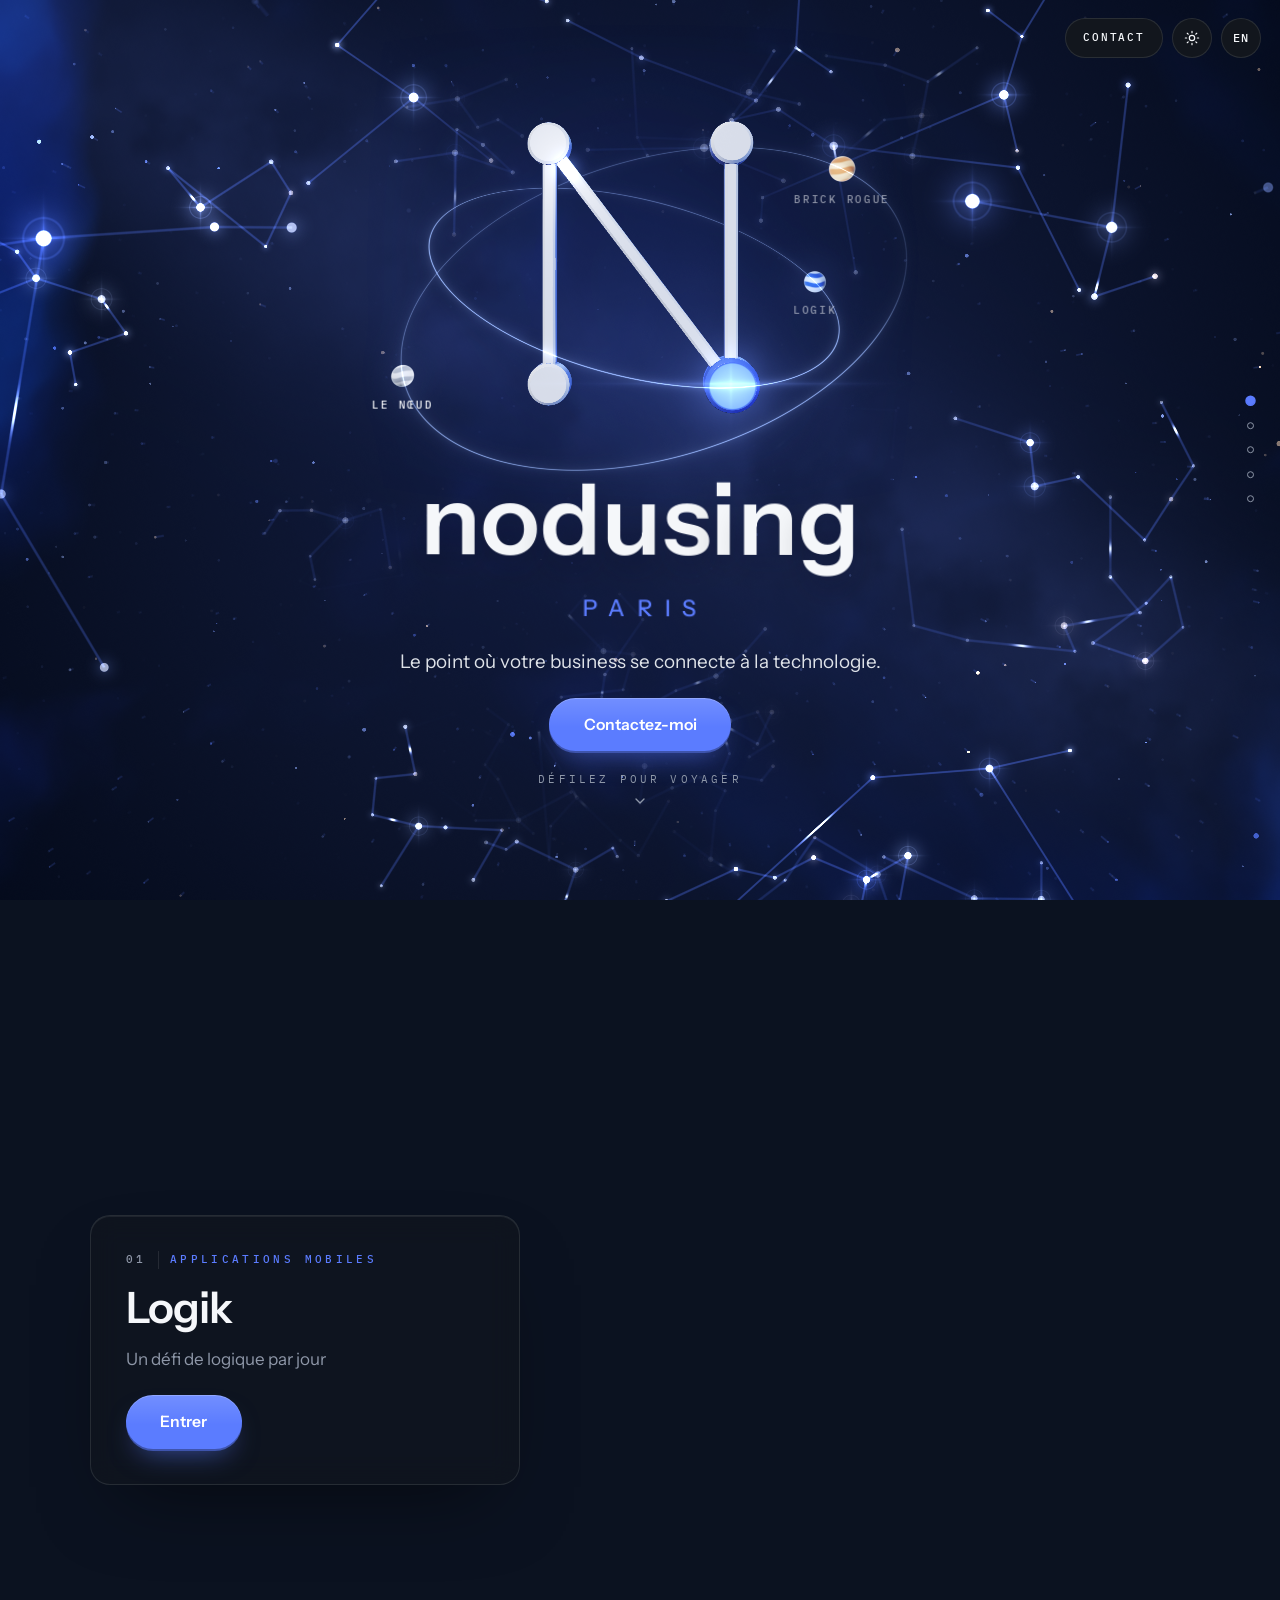
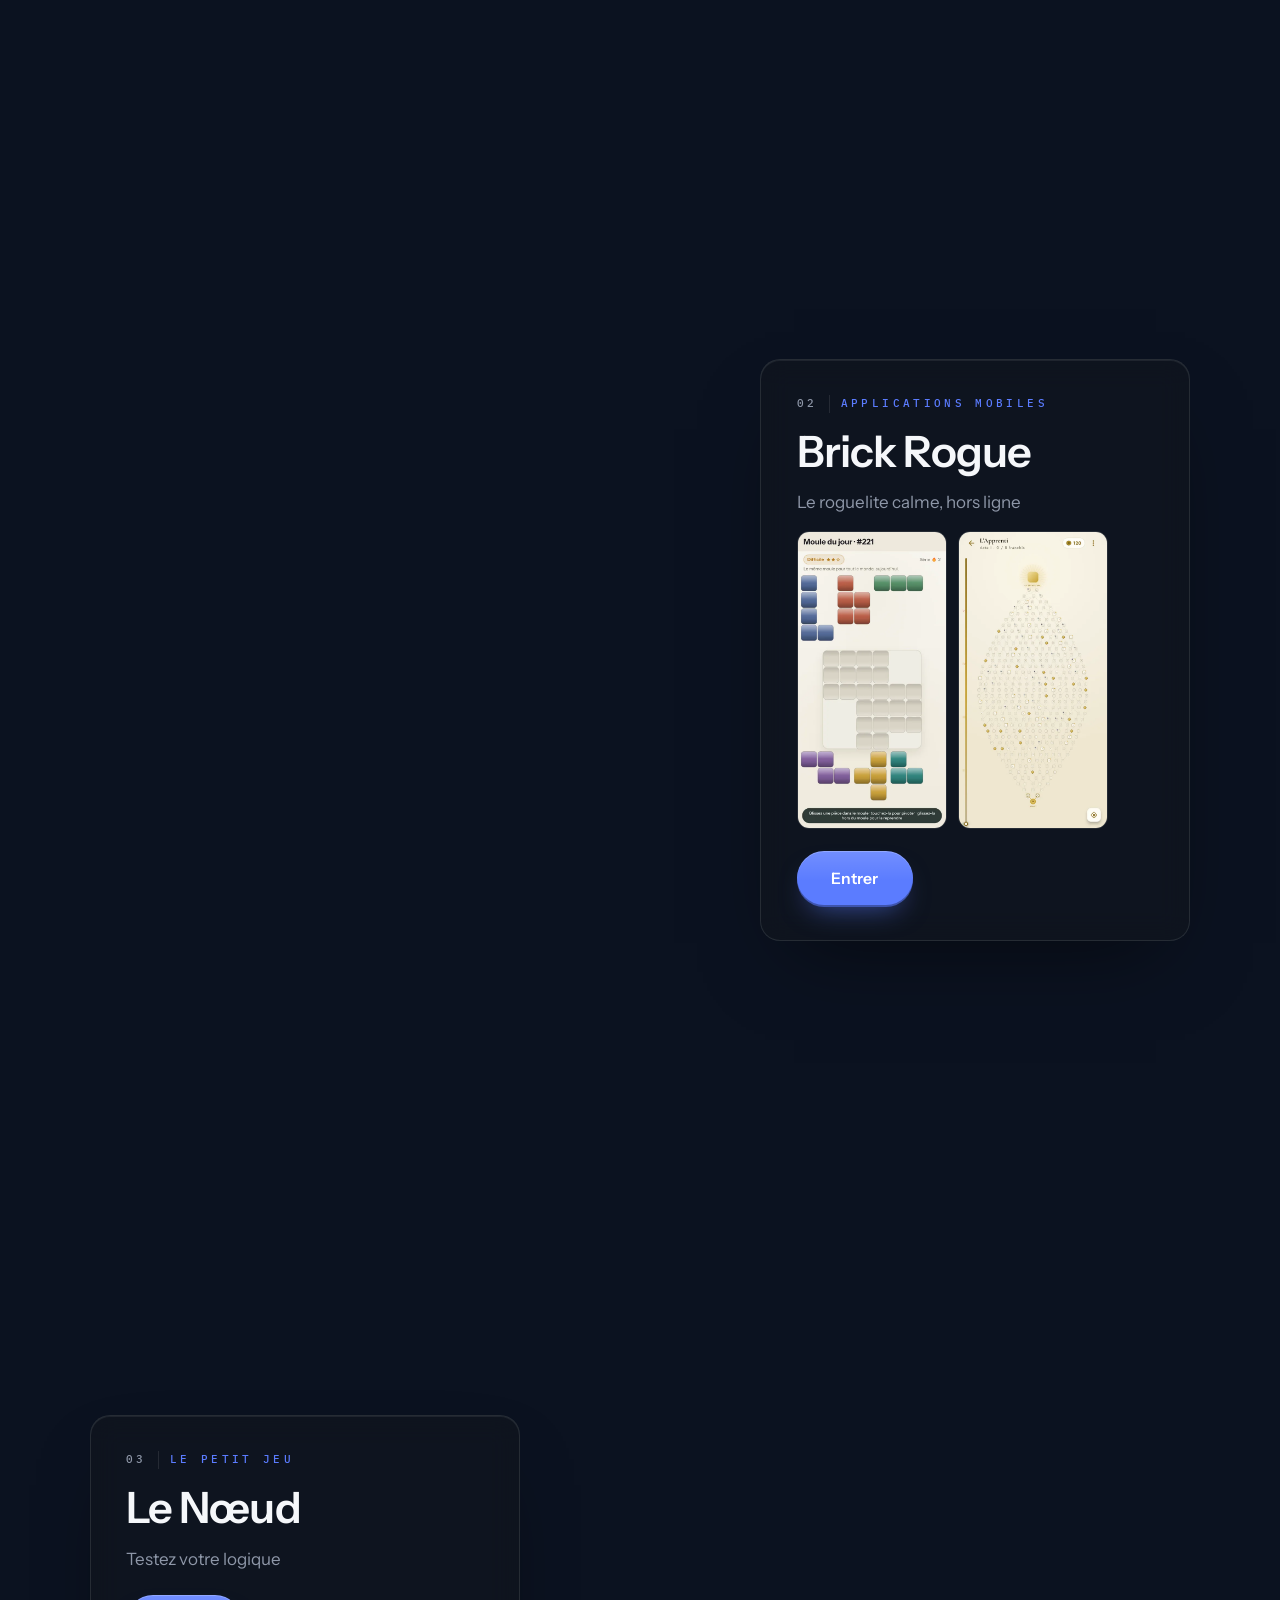
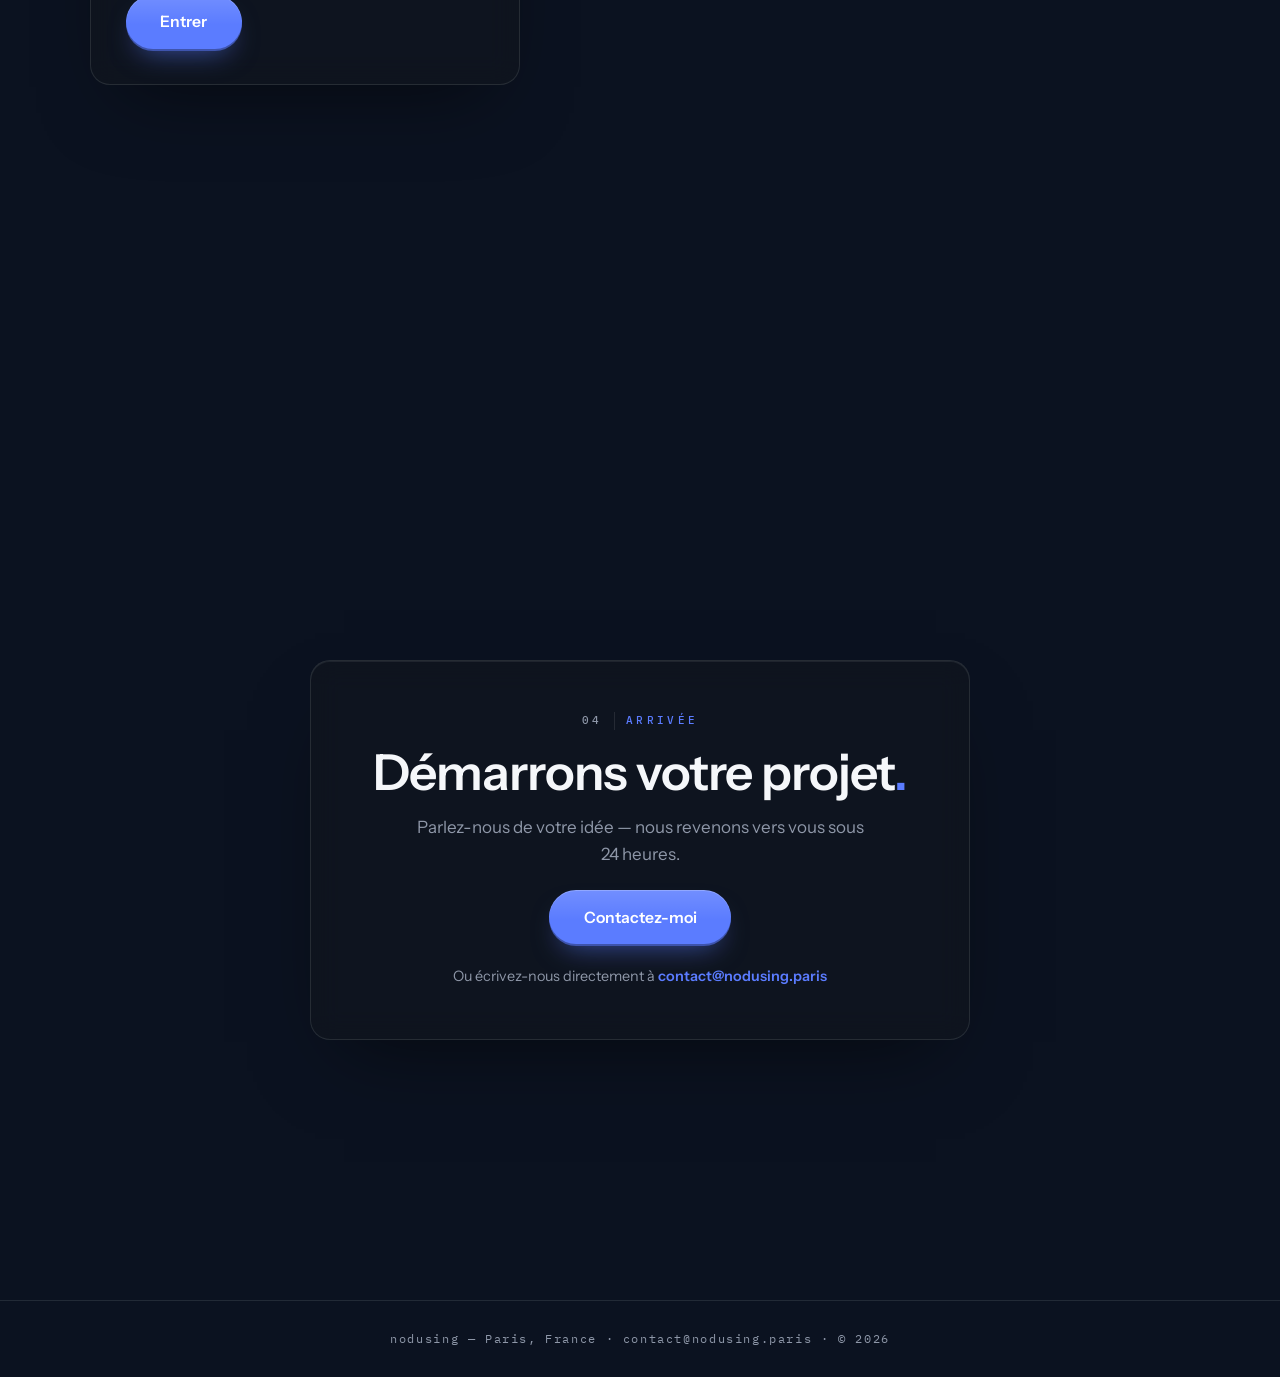
<file: index.html>
<!DOCTYPE html>
<html lang="fr">
<head>
  <meta charset="UTF-8">
  <meta name="viewport" content="width=device-width, initial-scale=1.0">
  <meta name="theme-color" content="#0B1220">
  <title>nodusing Paris — Applications sur mesure</title>
  <meta name="description" content="nodusing conçoit des applications web, mobiles et SaaS sur mesure pour les entreprises et commerces. À Paris.">
  <meta property="og:title" content="nodusing Paris — Applications sur mesure">
  <meta property="og:description" content="Le point où votre business se connecte à la technologie.">
  <meta property="og:type" content="website">
  <meta property="og:locale" content="fr_FR">
  <meta property="og:url" content="https://nodusing.paris/">
  <!-- l'image qui accompagne un lien partagé (réseaux, messageries) -->
  <meta property="og:image" content="https://nodusing.paris/assets/og-image.jpg">
  <meta property="og:image:width" content="1200">
  <meta property="og:image:height" content="630">
  <meta name="twitter:card" content="summary_large_image">
  <link rel="canonical" href="https://nodusing.paris/">

  <link rel="icon" type="image/svg+xml" href="data:image/svg+xml,%3Csvg xmlns='http://www.w3.org/2000/svg' viewBox='0 0 64 64'%3E%3Crect width='64' height='64' rx='14' fill='%230B1220'/%3E%3Cpath d='M20 47 V17 L44 47 V17' fill='none' stroke='%23F5F7FA' stroke-width='5' stroke-linecap='round' stroke-linejoin='round'/%3E%3Ccircle cx='20' cy='17' r='4.5' fill='%23F5F7FA'/%3E%3Ccircle cx='20' cy='47' r='4.5' fill='%23F5F7FA'/%3E%3Ccircle cx='44' cy='17' r='4.5' fill='%23F5F7FA'/%3E%3Ccircle cx='44' cy='47' r='6' fill='%235B7CFF'/%3E%3C/svg%3E">

  <link rel="preconnect" href="https://fonts.googleapis.com">
  <link rel="preconnect" href="https://fonts.gstatic.com" crossorigin>
  <link href="https://fonts.googleapis.com/css2?family=Instrument+Sans:wght@400;500;600;700&family=IBM+Plex+Mono:wght@400;500&display=swap" rel="stylesheet">

  <link rel="stylesheet" href="styles.css">
  <link rel="stylesheet" href="monde3d.css">
  <script>try{document.documentElement.dataset.theme=localStorage.getItem('ambiance')||'dark'}catch(e){}</script>

  <!-- Donnees structurees : aide Google a traiter "nodusing" comme une entite
       distincte de "nod" / "nodus", qui dominent les resultats sur ce nom. -->
  <script type="application/ld+json">
  {
    "@context": "https://schema.org",
    "@graph": [
      {
        "@type": "Organization",
        "@id": "https://nodusing.paris/#organization",
        "name": "nodusing",
        "alternateName": "nodusing Paris",
        "url": "https://nodusing.paris/",
        "email": "contact@nodusing.paris",
        "description": "nodusing conçoit des applications web, mobiles et SaaS sur mesure pour les entreprises et commerces.",
        "address": {
          "@type": "PostalAddress",
          "addressLocality": "Paris",
          "addressCountry": "FR"
        },
        "areaServed": {
          "@type": "Place",
          "name": "Paris, France"
        }
      },
      {
        "@type": "WebSite",
        "@id": "https://nodusing.paris/#website",
        "url": "https://nodusing.paris/",
        "name": "nodusing Paris",
        "inLanguage": "fr-FR",
        "publisher": { "@id": "https://nodusing.paris/#organization" }
      }
    ]
  }
  </script>
</head>
<body data-title-key="title.home">

  <div class="top-controls">
    <a href="contact.html" class="ctrl-link" data-i18n="nav.contact">Contact</a>
    <button id="themeToggle" class="ctrl-btn" type="button" aria-label="Passer en mode sombre">
      <svg class="icon-moon" viewBox="0 0 24 24" width="16" height="16" fill="none" stroke="currentColor" stroke-width="1.8" stroke-linecap="round" stroke-linejoin="round" aria-hidden="true"><path d="M20 14.5 A8.5 8.5 0 1 1 9.5 4 A7 7 0 0 0 20 14.5 Z"/></svg>
      <svg class="icon-sun" viewBox="0 0 24 24" width="16" height="16" fill="none" stroke="currentColor" stroke-width="1.8" stroke-linecap="round" aria-hidden="true"><circle cx="12" cy="12" r="4"/><path d="M12 2v2M12 20v2M4.9 4.9l1.4 1.4M17.7 17.7l1.4 1.4M2 12h2M20 12h2M4.9 19.1l1.4-1.4M17.7 6.3l1.4-1.4"/></svg>
    </button>
    <button id="langToggle" class="ctrl-btn ctrl-lang" type="button" aria-label="Switch to English">EN</button>
  </div>

  <main>

    <!-- ═══════════ ACCUEIL : LE LOGO ═══════════ -->
    <section class="hero" id="depart">
      <canvas id="nodeField" class="node-field" aria-hidden="true"></canvas>

      <div class="hero-logo" id="heroLogo" role="img" aria-label="nodusing Paris">

        <svg class="monogram" viewBox="0 0 140 170" aria-hidden="true">
          <defs>
            <filter id="glow" x="-80%" y="-80%" width="260%" height="260%">
              <feGaussianBlur stdDeviation="5"/>
            </filter>
          </defs>

          <!-- trait du N -->
          <path id="nPath" class="mark-stroke" d="M26 143 V27 L114 143 V27"
                fill="none" stroke="#12161D" stroke-width="6"
                stroke-linecap="round" stroke-linejoin="round"/>

          <!-- comète qui parcourt le tracé -->
          <circle class="comet" r="7" fill="#002FA7" filter="url(#glow)">
            <animateMotion id="cometMove" dur="1.6s" begin="indefinite"
                           path="M26 143 V27 L114 143 V27"/>
          </circle>

          <!-- ondes du nœud accent -->
          <circle class="ripple ripple-1" cx="114" cy="143" r="13" fill="none" stroke="#002FA7" stroke-width="2"/>
          <circle class="ripple ripple-2" cx="114" cy="143" r="13" fill="none" stroke="#002FA7" stroke-width="1.5"/>

          <!-- les 4 nœuds -->
          <circle class="node n1" cx="26"  cy="143" r="10" fill="#12161D"/>
          <circle class="node n2" cx="26"  cy="27"  r="10" fill="#12161D"/>
          <circle class="node n3 accent-node" cx="114" cy="143" r="13" fill="#002FA7"/>
          <circle class="node n4" cx="114" cy="27"  r="10" fill="#12161D"/>
        </svg>

        <p class="wordmark" aria-hidden="true">
          <span style="--i:0">n</span><span style="--i:1">o</span><span style="--i:2">d</span><span style="--i:3">u</span><span style="--i:4">s</span><span style="--i:5">i</span><span style="--i:6">n</span><span style="--i:7">g</span>
        </p>
        <p class="paris" aria-hidden="true">PARIS</p>
      </div>

      <div class="hero-after">
        <p class="tagline" data-i18n="hero.tagline">Le point où votre business se connecte à la technologie.</p>
        <a href="contact.html" class="btn" data-i18n="cta">Contactez-moi</a>
        <!-- le voyage commence en faisant défiler : première escale, Logik -->
        <a href="#logik" class="voyage-hint">
          <span data-i18n="voyage.hint">Défilez pour voyager</span>
          <svg viewBox="0 0 24 24" width="16" height="16" fill="none" stroke="currentColor" stroke-width="2" stroke-linecap="round" stroke-linejoin="round" aria-hidden="true"><path d="M6 9l6 6 6-6"/></svg>
        </a>
      </div>
    </section>

    <!-- ═══════════ LE VOYAGE : une escale par réalisation ═══════════
         Chaque escale est un bloc de contenu ordinaire (lisible sans
         script). Quand le monde 3D tourne, monde3d.js dessine sa planète
         derrière elle et l'approche au fil du défilement ; « Entrer »
         plonge dans la planète avant d'ouvrir la page (data-planet). -->
    <section class="stop stop--left" id="logik" aria-labelledby="stop-logik">
      <div class="stop-panel">
        <p class="eyebrow"><span class="stop-num">01</span><span data-i18n="works.apps">Applications mobiles</span></p>
        <h2 id="stop-logik" data-i18n="works.logik">Logik</h2>
        <p class="stop-sub" data-i18n="works.logik.sub">Un défi de logique par jour</p>
        <a href="https://logik.nodusing.paris" class="btn" data-planet="0"><span data-i18n="voyage.enter">Entrer</span></a>
      </div>
    </section>

    <section class="stop stop--right" id="brickrogue" aria-labelledby="stop-brick">
      <div class="stop-panel">
        <p class="eyebrow"><span class="stop-num">02</span><span data-i18n="works.apps">Applications mobiles</span></p>
        <h2 id="stop-brick" data-i18n="works.brick">Brick Rogue</h2>
        <p class="stop-sub" data-i18n="works.brick.sub">Le roguelite calme, hors ligne</p>
        <div class="stop-shots">
          <img src="assets/brickrogue/daily-fr.webp" width="540" height="1080"
               alt="Le Moule du jour : des pièces colorées à glisser dans un moule vide."
               data-shot="daily" data-i18n-alt="brick.shot1.alt" loading="lazy" decoding="async">
          <img src="assets/brickrogue/planche-fr.webp" width="540" height="1080"
               alt="La Grande Ascension : une carte de nœuds reliés menant au Sceau Final."
               data-shot="planche" data-i18n-alt="brick.shot2.alt" loading="lazy" decoding="async">
        </div>
        <a href="brickrogue.html" class="btn" data-planet="1"><span data-i18n="voyage.enter">Entrer</span></a>
      </div>
    </section>

    <section class="stop stop--left" id="noeud" aria-labelledby="stop-noeud">
      <div class="stop-panel">
        <p class="eyebrow"><span class="stop-num">03</span><span data-i18n="works.game">Le petit jeu</span></p>
        <h2 id="stop-noeud" data-i18n="works.knot">Le Nœud</h2>
        <p class="stop-sub" data-i18n="works.knot.sub">Testez votre logique</p>
        <a href="jeu.html" class="btn" data-planet="2"><span data-i18n="voyage.enter">Entrer</span></a>
      </div>
    </section>

    <section class="stop stop--center" id="arrivee" aria-labelledby="stop-contact">
      <div class="stop-panel">
        <p class="eyebrow"><span class="stop-num">04</span><span data-i18n="voyage.arrival">Arrivée</span></p>
        <h2 id="stop-contact" data-i18n="contact.h2">Démarrons votre projet<span class="pt">.</span></h2>
        <p class="stop-sub" data-i18n="contact.sub">Parlez-nous de votre idée — nous revenons vers vous sous 24&nbsp;heures.</p>
        <a href="contact.html" class="btn" data-i18n="cta">Contactez-moi</a>
        <p class="stop-mail">
          <span data-i18n="contact.or">Ou écrivez-nous directement à</span>
          <a href="mailto:contact@nodusing.paris">contact@nodusing.paris</a>
        </p>
      </div>
    </section>
  </main>

  <!-- ═══════════ FOOTER ═══════════ -->
  <footer class="footer">
    <p>nodusing — Paris, France · <a href="mailto:contact@nodusing.paris" class="footer-mail">contact@nodusing.paris</a> · © <span id="year">2026</span></p>
  </footer>

  <script src="monde3d.js"></script>
  <script src="script.js"></script>
  <script src="logo3d.js"></script>
</body>
</html>
</file>
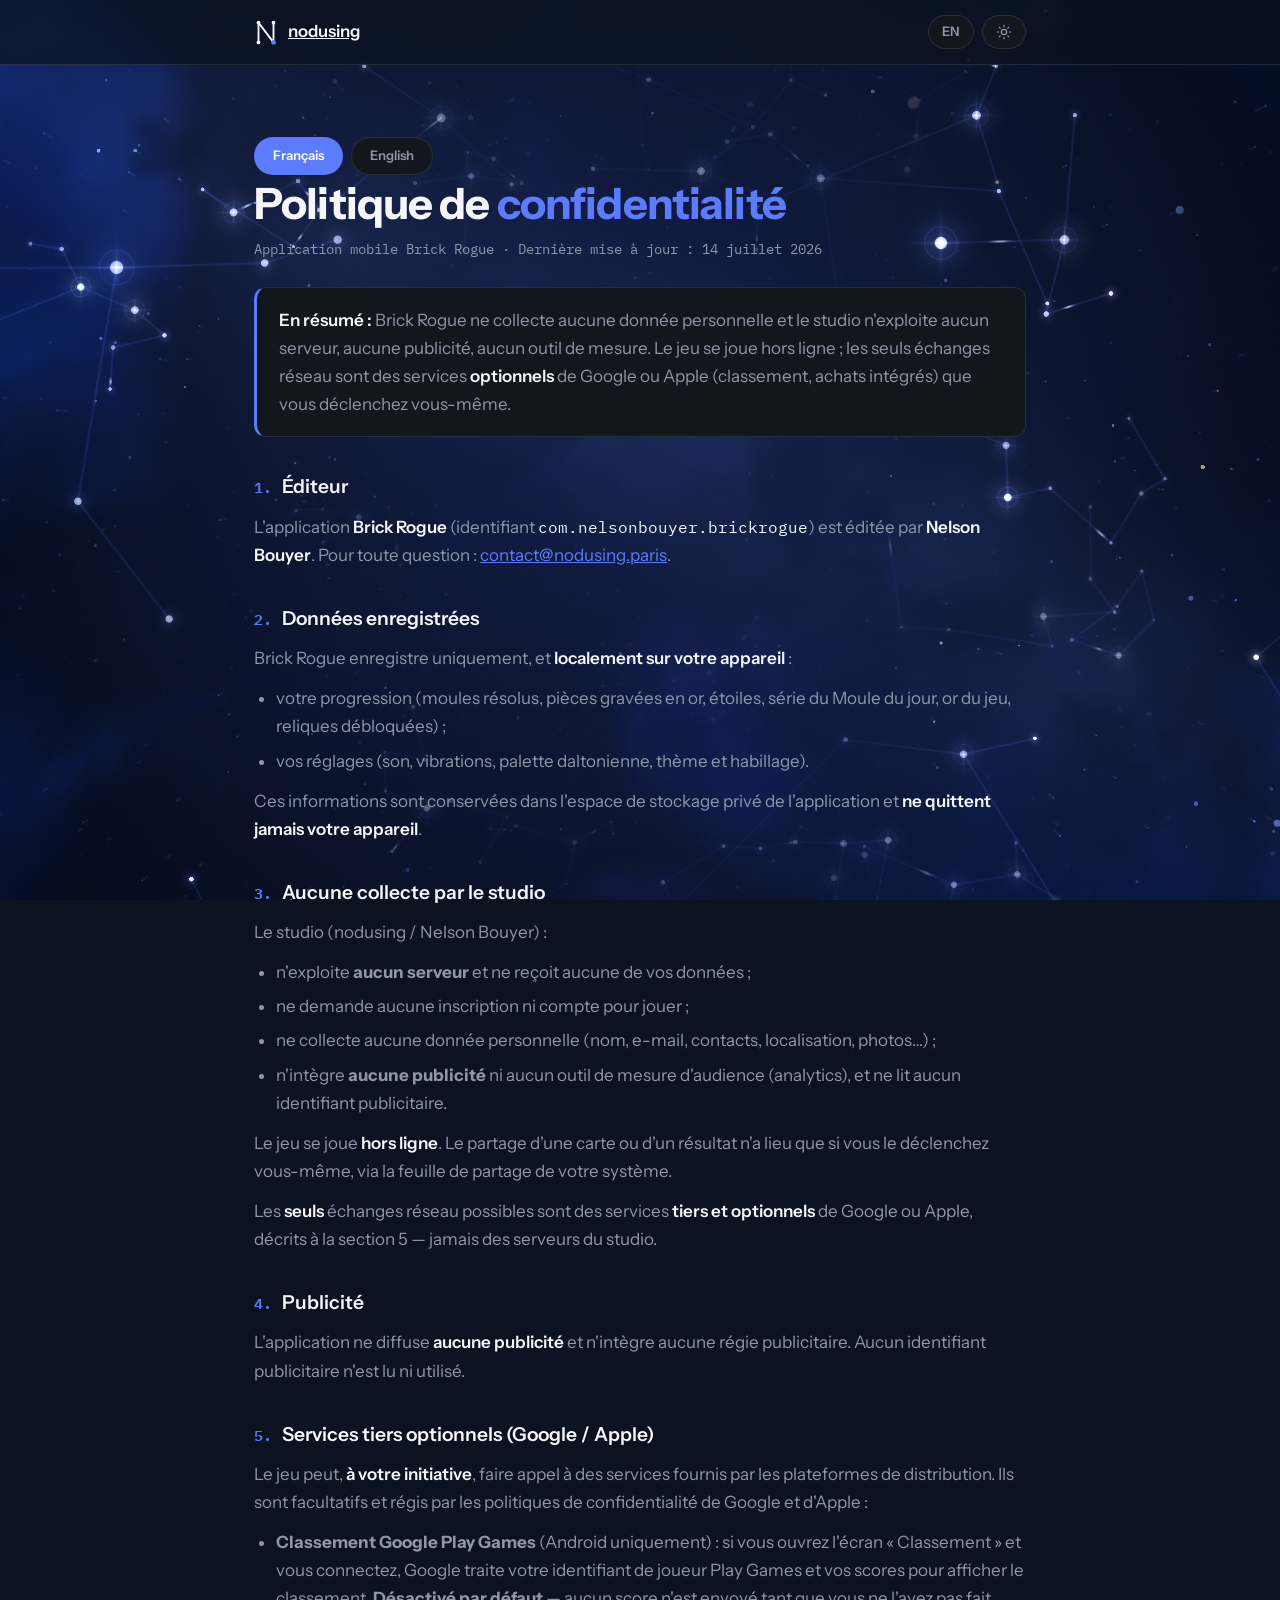
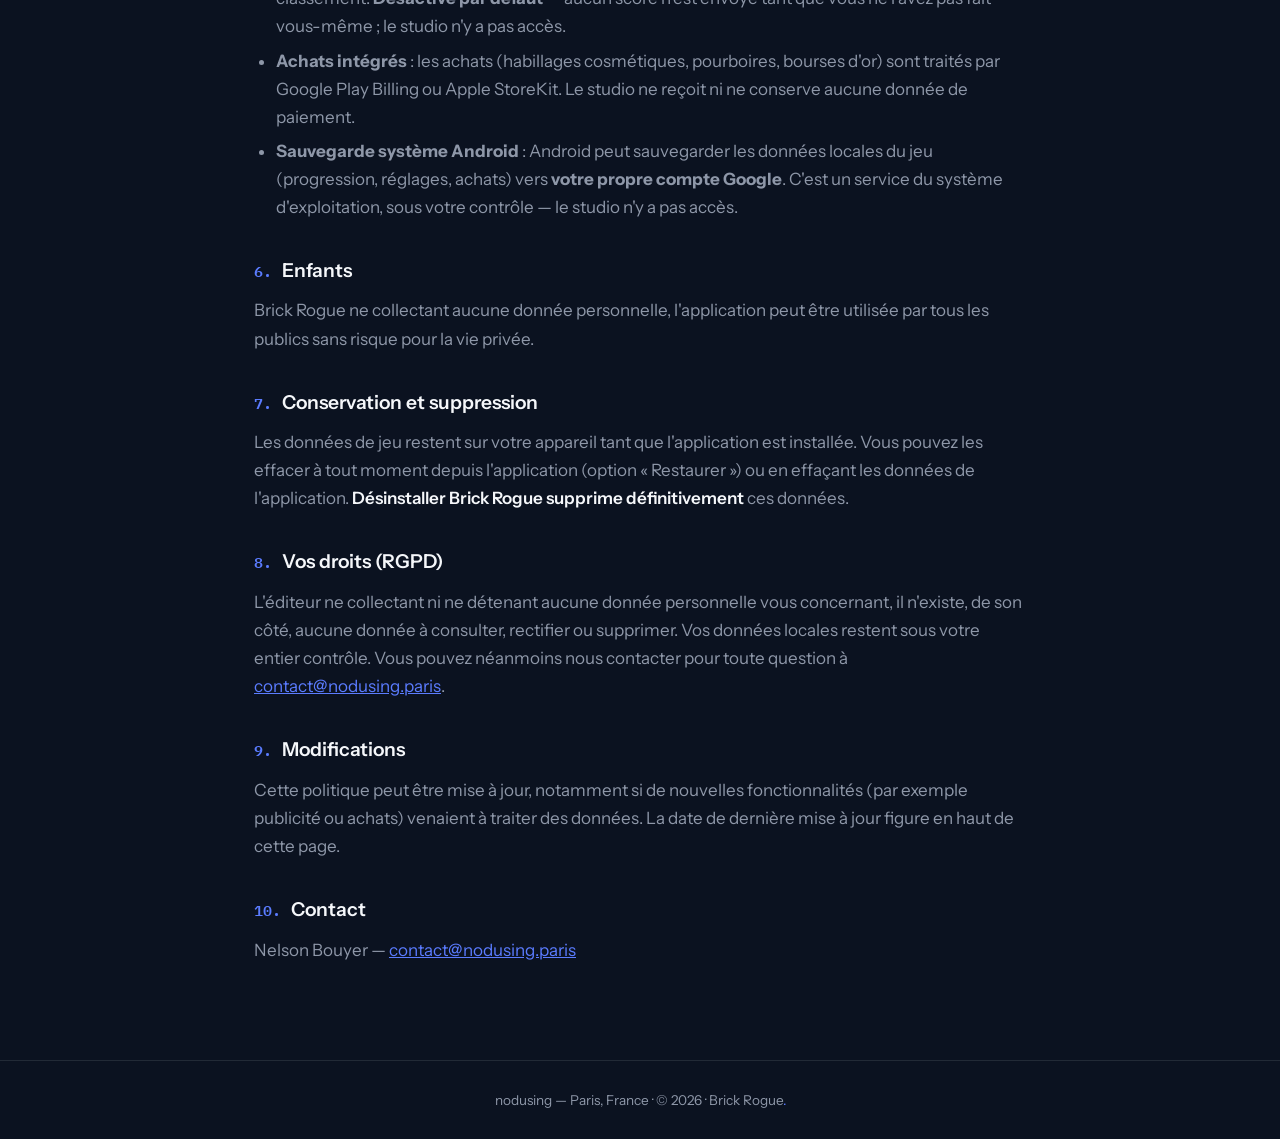
<file: brickrogue-confidentialite.html>
<!DOCTYPE html>
<html lang="fr" data-lang="fr" data-theme="light">
<head>
  <meta charset="UTF-8">
  <meta name="viewport" content="width=device-width, initial-scale=1.0">
  <title>Brick Rogue — Politique de confidentialité</title>
  <meta name="description" content="Politique de confidentialité de l'application mobile Brick Rogue.">
  <meta name="robots" content="index, follow">
  <link rel="icon" type="image/svg+xml" href="data:image/svg+xml,%3Csvg xmlns='http://www.w3.org/2000/svg' viewBox='0 0 64 64'%3E%3Crect width='64' height='64' rx='14' fill='%230B1220'/%3E%3Cpath d='M20 47 V17 L44 47 V17' fill='none' stroke='%23F5F7FA' stroke-width='5' stroke-linecap='round' stroke-linejoin='round'/%3E%3Ccircle cx='20' cy='17' r='4.5' fill='%23F5F7FA'/%3E%3Ccircle cx='20' cy='47' r='4.5' fill='%23F5F7FA'/%3E%3Ccircle cx='44' cy='17' r='4.5' fill='%23F5F7FA'/%3E%3Ccircle cx='44' cy='47' r='6' fill='%235B7CFF'/%3E%3C/svg%3E">
  <link rel="preconnect" href="https://fonts.googleapis.com">
  <link rel="preconnect" href="https://fonts.gstatic.com" crossorigin>
  <link href="https://fonts.googleapis.com/css2?family=Instrument+Sans:wght@400;500;600;700&family=IBM+Plex+Mono:wght@400;500&display=swap" rel="stylesheet">
  <script>try{document.documentElement.dataset.theme=localStorage.getItem('ambiance')||'dark'}catch(e){}</script>
  <style>
    :root {
      --bg: #FAFAF8; --surface: #FFFFFF; --fg: #12161D; --grey: #5A6372;
      --accent: #002FA7; --accent-light: #5B7CFF; --hairline: #E3E6EB;
      --font-body: "Instrument Sans", "Helvetica Neue", system-ui, sans-serif;
      --font-mono: "IBM Plex Mono", ui-monospace, monospace;
    }
    [data-theme="dark"] {
      --bg: #0B1220; --surface: #12161D; --fg: #F5F7FA; --grey: #8E97A8;
      --accent: #5B7CFF; --accent-light: #8FA6FF; --hairline: rgba(245,247,250,0.1);
    }
    *, *::before, *::after { box-sizing: border-box; margin: 0; padding: 0; }
    html { scroll-behavior: smooth; }
    body {
      background: var(--bg); color: var(--fg); font-family: var(--font-body);
      font-size: 1.0625rem; line-height: 1.65; -webkit-font-smoothing: antialiased;
      transition: background-color .35s, color .35s;
    }
    .container { max-width: 820px; margin: 0 auto; padding: 0 24px; }

    header {
      position: sticky; top: 0; z-index: 100;
      background: var(--bg); border-bottom: 1px solid var(--hairline);
    }
    nav {
      display: flex; align-items: center; justify-content: space-between;
      height: 64px; max-width: 820px; margin: 0 auto; padding: 0 24px; gap: 16px;
    }
    .brand { display: flex; align-items: center; gap: 10px; color: var(--fg);
             font-weight: 600; font-size: 1.05rem; }
    .brand svg { width: 24px; height: 29px; }
    .brand .mono-stroke { stroke: var(--fg); }
    .brand .mono-node { fill: var(--fg); }
    .brand .mono-accent { fill: var(--accent); }
    .controls { display: flex; align-items: center; gap: 8px; }
    .ctrl-btn {
      font: inherit; font-size: .82rem; font-weight: 600; color: var(--grey);
      background: var(--surface); border: 1px solid var(--hairline);
      border-radius: 999px; height: 34px; min-width: 40px; padding: 0 13px;
      display: inline-flex; align-items: center; justify-content: center; gap: 6px;
      cursor: pointer; transition: color .2s, border-color .2s;
    }
    .ctrl-btn:hover { color: var(--fg); border-color: var(--accent); }
    .ctrl-btn svg { width: 16px; height: 16px; }
    [data-theme="dark"] .icon-moon { display: none; }
    [data-theme="light"] .icon-sun { display: none; }

    main { padding: 52px 0 40px; }
    h1 { font-size: clamp(2rem, 5vw, 2.7rem); font-weight: 700; line-height: 1.15;
         letter-spacing: -.02em; }
    h1 .accent { color: var(--accent); }
    .meta { color: var(--grey); font-size: .85rem; margin-top: 10px;
            font-family: var(--font-mono); }
    .lead {
      background: var(--surface); border: 1px solid var(--hairline);
      border-left: 3px solid var(--accent); border-radius: 12px;
      padding: 18px 22px; margin: 26px 0 8px;
    }
    .lead strong { color: var(--fg); }
    h2 { font-size: 1.2rem; font-weight: 600; margin: 34px 0 10px; }
    h2 .num { color: var(--accent); font-family: var(--font-mono);
              margin-right: 10px; font-size: .95rem; }
    p { color: var(--grey); margin-bottom: 12px; }
    p strong { color: var(--fg); font-weight: 600; }
    em { color: var(--fg); font-style: normal; font-family: var(--font-mono);
         font-size: .95em; }
    a { color: var(--accent); }
    a:hover { text-decoration: underline; }
    ul { color: var(--grey); margin: 0 0 12px 22px; }
    li { margin-bottom: 6px; }

    .lang-toggle { display: flex; gap: 8px; margin: 20px 0 4px; }
    .lang-toggle button {
      font: inherit; font-size: .82rem; font-weight: 600; color: var(--grey);
      background: var(--surface); border: 1px solid var(--hairline);
      border-radius: 999px; padding: 7px 18px; cursor: pointer; transition: all .15s;
    }
    .lang-toggle button:hover { color: var(--fg); }
    .lang-toggle button.active { color: #fff; background: var(--accent);
                                 border-color: transparent; }
    html[data-lang="fr"] [lang="en"] { display: none; }
    html[data-lang="en"] [lang="fr"] { display: none; }

    footer { padding: 28px 0; text-align: center; color: var(--grey);
             font-size: .85rem; border-top: 1px solid var(--hairline); margin-top: 44px; }
    footer .pt { color: var(--accent); }
    @media (max-width: 520px) { .brand span { display: none; } }
  </style>
  <link rel="stylesheet" href="monde3d.css">
</head>
<body>

  <header>
    <nav>
      <a href="index.html" class="brand" aria-label="nodusing — Accueil">
        <svg viewBox="0 0 140 170" aria-hidden="true">
          <path class="mono-stroke" d="M26 143 V27 L114 143 V27" fill="none"
                stroke-width="11" stroke-linecap="round" stroke-linejoin="round"/>
          <circle class="mono-node" cx="26" cy="143" r="11"/>
          <circle class="mono-node" cx="26" cy="27" r="11"/>
          <circle class="mono-accent" cx="114" cy="143" r="14"/>
          <circle class="mono-node" cx="114" cy="27" r="11"/>
        </svg>
        <span>nodusing</span>
      </a>
      <div class="controls">
        <button id="langToggle" class="ctrl-btn" type="button" aria-label="Switch to English">EN</button>
        <button id="themeToggle" class="ctrl-btn" type="button" aria-label="Basculer le thème">
          <svg class="icon-moon" viewBox="0 0 24 24" fill="none" stroke="currentColor" stroke-width="1.8" stroke-linecap="round" stroke-linejoin="round" aria-hidden="true"><path d="M20 14.5 A8.5 8.5 0 1 1 9.5 4 A7 7 0 0 0 20 14.5 Z"/></svg>
          <svg class="icon-sun" viewBox="0 0 24 24" fill="none" stroke="currentColor" stroke-width="1.8" stroke-linecap="round" aria-hidden="true"><circle cx="12" cy="12" r="4"/><path d="M12 2v2M12 20v2M4.9 4.9l1.4 1.4M17.7 17.7l1.4 1.4M2 12h2M20 12h2M4.9 19.1l1.4-1.4M17.7 6.3l1.4-1.4"/></svg>
        </button>
      </div>
    </nav>
  </header>

  <main>
    <div class="container">

      <div class="lang-toggle" role="group" aria-label="Langue / Language">
        <button type="button" data-lang="fr" class="active">Français</button>
        <button type="button" data-lang="en">English</button>
      </div>

      <!-- ============ FRANÇAIS ============ -->
      <div lang="fr">
        <h1>Politique de <span class="accent">confidentialité</span></h1>
        <p class="meta">Application mobile Brick Rogue · Dernière mise à jour : 14 juillet 2026</p>

        <p class="lead">
          <strong>En résumé :</strong> Brick Rogue ne collecte aucune donnée personnelle et
          le studio n'exploite aucun serveur, aucune publicité, aucun outil de mesure. Le
          jeu se joue hors ligne ; les seuls échanges réseau sont des services
          <strong>optionnels</strong> de Google ou Apple (classement, achats intégrés) que
          vous déclenchez vous-même.
        </p>

        <h2><span class="num">1.</span>Éditeur</h2>
        <p>
          L'application <strong>Brick Rogue</strong> (identifiant
          <em>com.nelsonbouyer.brickrogue</em>) est éditée par <strong>Nelson Bouyer</strong>.
          Pour toute question : <a href="mailto:contact@nodusing.paris">contact@nodusing.paris</a>.
        </p>

        <h2><span class="num">2.</span>Données enregistrées</h2>
        <p>Brick Rogue enregistre uniquement, et <strong>localement sur votre appareil</strong> :</p>
        <ul>
          <li>votre progression (moules résolus, pièces gravées en or, étoiles, série
            du Moule du jour, or du jeu, reliques débloquées) ;</li>
          <li>vos réglages (son, vibrations, palette daltonienne, thème et habillage).</li>
        </ul>
        <p>
          Ces informations sont conservées dans l'espace de stockage privé de
          l'application et <strong>ne quittent jamais votre appareil</strong>.
        </p>

        <h2><span class="num">3.</span>Aucune collecte par le studio</h2>
        <p>Le studio (nodusing / Nelson Bouyer) :</p>
        <ul>
          <li>n'exploite <strong>aucun serveur</strong> et ne reçoit aucune de vos données ;</li>
          <li>ne demande aucune inscription ni compte pour jouer ;</li>
          <li>ne collecte aucune donnée personnelle (nom, e-mail, contacts, localisation, photos…) ;</li>
          <li>n'intègre <strong>aucune publicité</strong> ni aucun outil de mesure d'audience (analytics), et ne lit aucun identifiant publicitaire.</li>
        </ul>
        <p>
          Le jeu se joue <strong>hors ligne</strong>. Le partage d'une carte ou d'un
          résultat n'a lieu que si vous le déclenchez vous-même, via la feuille de partage
          de votre système.
        </p>
        <p>
          Les <strong>seuls</strong> échanges réseau possibles sont des services
          <strong>tiers et optionnels</strong> de Google ou Apple, décrits à la section 5 —
          jamais des serveurs du studio.
        </p>

        <h2><span class="num">4.</span>Publicité</h2>
        <p>
          L'application ne diffuse <strong>aucune publicité</strong> et n'intègre aucune
          régie publicitaire. Aucun identifiant publicitaire n'est lu ni utilisé.
        </p>

        <h2><span class="num">5.</span>Services tiers optionnels (Google / Apple)</h2>
        <p>
          Le jeu peut, <strong>à votre initiative</strong>, faire appel à des services
          fournis par les plateformes de distribution. Ils sont facultatifs et régis par les
          politiques de confidentialité de Google et d'Apple :
        </p>
        <ul>
          <li><strong>Classement Google Play Games</strong> (Android uniquement) : si vous
            ouvrez l'écran « Classement » et vous connectez, Google traite votre identifiant
            de joueur Play Games et vos scores pour afficher le classement.
            <strong>Désactivé par défaut</strong> — aucun score n'est envoyé tant que vous ne
            l'avez pas fait vous-même ; le studio n'y a pas accès.</li>
          <li><strong>Achats intégrés</strong> : les achats (habillages cosmétiques,
            pourboires, bourses d'or) sont traités par Google Play Billing ou Apple StoreKit.
            Le studio ne reçoit ni ne conserve aucune donnée de paiement.</li>
          <li><strong>Sauvegarde système Android</strong> : Android peut sauvegarder les
            données locales du jeu (progression, réglages, achats) vers <strong>votre propre
            compte Google</strong>. C'est un service du système d'exploitation, sous votre
            contrôle — le studio n'y a pas accès.</li>
        </ul>

        <h2><span class="num">6.</span>Enfants</h2>
        <p>
          Brick Rogue ne collectant aucune donnée personnelle, l'application peut être
          utilisée par tous les publics sans risque pour la vie privée.
        </p>

        <h2><span class="num">7.</span>Conservation et suppression</h2>
        <p>
          Les données de jeu restent sur votre appareil tant que l'application est installée.
          Vous pouvez les effacer à tout moment depuis l'application (option « Restaurer »)
          ou en effaçant les données de l'application. <strong>Désinstaller Brick Rogue
          supprime définitivement</strong> ces données.
        </p>

        <h2><span class="num">8.</span>Vos droits (RGPD)</h2>
        <p>
          L'éditeur ne collectant ni ne détenant aucune donnée personnelle vous concernant,
          il n'existe, de son côté, aucune donnée à consulter, rectifier ou supprimer. Vos
          données locales restent sous votre entier contrôle. Vous pouvez néanmoins nous
          contacter pour toute question à
          <a href="mailto:contact@nodusing.paris">contact@nodusing.paris</a>.
        </p>

        <h2><span class="num">9.</span>Modifications</h2>
        <p>
          Cette politique peut être mise à jour, notamment si de nouvelles fonctionnalités
          (par exemple publicité ou achats) venaient à traiter des données. La date de
          dernière mise à jour figure en haut de cette page.
        </p>

        <h2><span class="num">10.</span>Contact</h2>
        <p>Nelson Bouyer — <a href="mailto:contact@nodusing.paris">contact@nodusing.paris</a></p>
      </div>

      <!-- ============ ENGLISH ============ -->
      <div lang="en">
        <h1>Privacy <span class="accent">Policy</span></h1>
        <p class="meta">Brick Rogue mobile app · Last updated: July 14, 2026</p>

        <p class="lead">
          <strong>In short:</strong> Brick Rogue collects no personal data, and the studio
          runs no servers, no advertising and no analytics. The game plays offline; the only
          network activity comes from <strong>optional</strong> Google or Apple services
          (leaderboard, in-app purchases) that you trigger yourself.
        </p>

        <h2><span class="num">1.</span>Publisher</h2>
        <p>
          The <strong>Brick Rogue</strong> app (identifier <em>com.nelsonbouyer.brickrogue</em>)
          is published by <strong>Nelson Bouyer</strong>. Questions:
          <a href="mailto:contact@nodusing.paris">contact@nodusing.paris</a>.
        </p>

        <h2><span class="num">2.</span>Data stored</h2>
        <p>Brick Rogue stores only, and <strong>locally on your device</strong>:</p>
        <ul>
          <li>your progress (solved moulds, gold-engraved pieces, stars, Daily Mould
            streak, in-game gold, unlocked relics);</li>
          <li>your settings (sound, haptics, colour-blind palette, theme and skin).</li>
        </ul>
        <p>
          This information is kept in the app's private storage and
          <strong>never leaves your device</strong>.
        </p>

        <h2><span class="num">3.</span>No collection by the studio</h2>
        <p>The studio (nodusing / Nelson Bouyer):</p>
        <ul>
          <li>runs <strong>no servers</strong> and receives none of your data;</li>
          <li>requires no sign-up or account to play;</li>
          <li>collects no personal data (name, e-mail, contacts, location, photos…);</li>
          <li>includes <strong>no advertising</strong> and no analytics or usage-tracking tools, and reads no advertising identifier.</li>
        </ul>
        <p>
          The game plays <strong>offline</strong>. A card or result is shared only when you
          trigger it yourself, through your operating system's share sheet.
        </p>
        <p>
          The <strong>only</strong> possible network activity comes from <strong>optional
          third-party</strong> services provided by Google or Apple, described in section 5 —
          never from studio servers.
        </p>

        <h2><span class="num">4.</span>Advertising</h2>
        <p>
          The app shows <strong>no advertising</strong> and includes no ad network. No
          advertising identifier is read or used.
        </p>

        <h2><span class="num">5.</span>Optional third-party services (Google / Apple)</h2>
        <p>
          At <strong>your initiative</strong>, the game may use services provided by the
          distribution platforms. They are optional and governed by Google's and Apple's own
          privacy policies:
        </p>
        <ul>
          <li><strong>Google Play Games leaderboard</strong> (Android only): if you open the
            “Leaderboard” screen and sign in, Google processes your Play Games player ID and
            your scores to show the leaderboard. <strong>Off by default</strong> — no score is
            sent until you do so yourself; the studio has no access to it.</li>
          <li><strong>In-app purchases</strong>: purchases (cosmetic skins, tips, gold
            pouches) are handled by Google Play Billing or Apple StoreKit. The studio never
            receives or stores any payment data.</li>
          <li><strong>Android system backup</strong>: Android may back up the game's local
            data (progress, settings, purchases) to <strong>your own Google account</strong>.
            This is an operating-system service under your control — the studio has no access
            to it.</li>
        </ul>

        <h2><span class="num">6.</span>Children</h2>
        <p>
          Because Brick Rogue collects no personal data, the app can be used by all
          audiences with no privacy risk.
        </p>

        <h2><span class="num">7.</span>Retention and deletion</h2>
        <p>
          Game data stays on your device for as long as the app is installed. You can erase
          it anytime from within the app (the “Restore” option) or by clearing the app's
          data. <strong>Uninstalling Brick Rogue permanently deletes</strong> this data.
        </p>

        <h2><span class="num">8.</span>Your rights (GDPR)</h2>
        <p>
          Since the developer collects and holds no personal data about you, there is no data
          on its side to access, correct or delete. Your local data remains entirely under
          your control. You may still contact us with any question at
          <a href="mailto:contact@nodusing.paris">contact@nodusing.paris</a>.
        </p>

        <h2><span class="num">9.</span>Changes</h2>
        <p>
          This policy may be updated, in particular if new features (such as advertising or
          purchases) begin to process data. The last-updated date appears at the top of this
          page.
        </p>

        <h2><span class="num">10.</span>Contact</h2>
        <p>Nelson Bouyer — <a href="mailto:contact@nodusing.paris">contact@nodusing.paris</a></p>
      </div>

    </div>
  </main>

  <footer>
    <div class="container">nodusing — Paris, France · © <span id="year">2026</span> · Brick Rogue<span class="pt">.</span></div>
  </footer>

  <script src="monde3d.js"></script>
  <script>
    (function () {
      var root = document.documentElement;
      // Bascule de langue (sans JS : les deux langues restent visibles).
      function setLang(lang) {
        root.setAttribute('data-lang', lang);
        root.lang = lang;
        document.querySelectorAll('.lang-toggle button').forEach(function (b) {
          b.classList.toggle('active', b.getAttribute('data-lang') === lang);
        });
        var lt = document.getElementById('langToggle');
        lt.textContent = lang === 'fr' ? 'EN' : 'FR';
        lt.setAttribute('aria-label', lang === 'fr' ? 'Switch to English' : 'Passer en français');
      }
      document.querySelectorAll('.lang-toggle button').forEach(function (btn) {
        btn.addEventListener('click', function () { setLang(btn.getAttribute('data-lang')); });
      });
      document.getElementById('langToggle').addEventListener('click', function () {
        setLang(root.getAttribute('data-lang') === 'fr' ? 'en' : 'fr');
      });
      // Bascule de thème (persistée, cohérente avec le reste du site).
      document.getElementById('themeToggle').addEventListener('click', function () {
        var next = root.getAttribute('data-theme') === 'dark' ? 'light' : 'dark';
        root.setAttribute('data-theme', next);
        try { localStorage.setItem('ambiance', next); } catch (e) {}
      });
    })();
  </script>
  <noscript>
    <style>[lang="fr"], [lang="en"] { display: block !important; } .lang-toggle { display: none; }</style>
  </noscript>

</body>
</html>
</file>
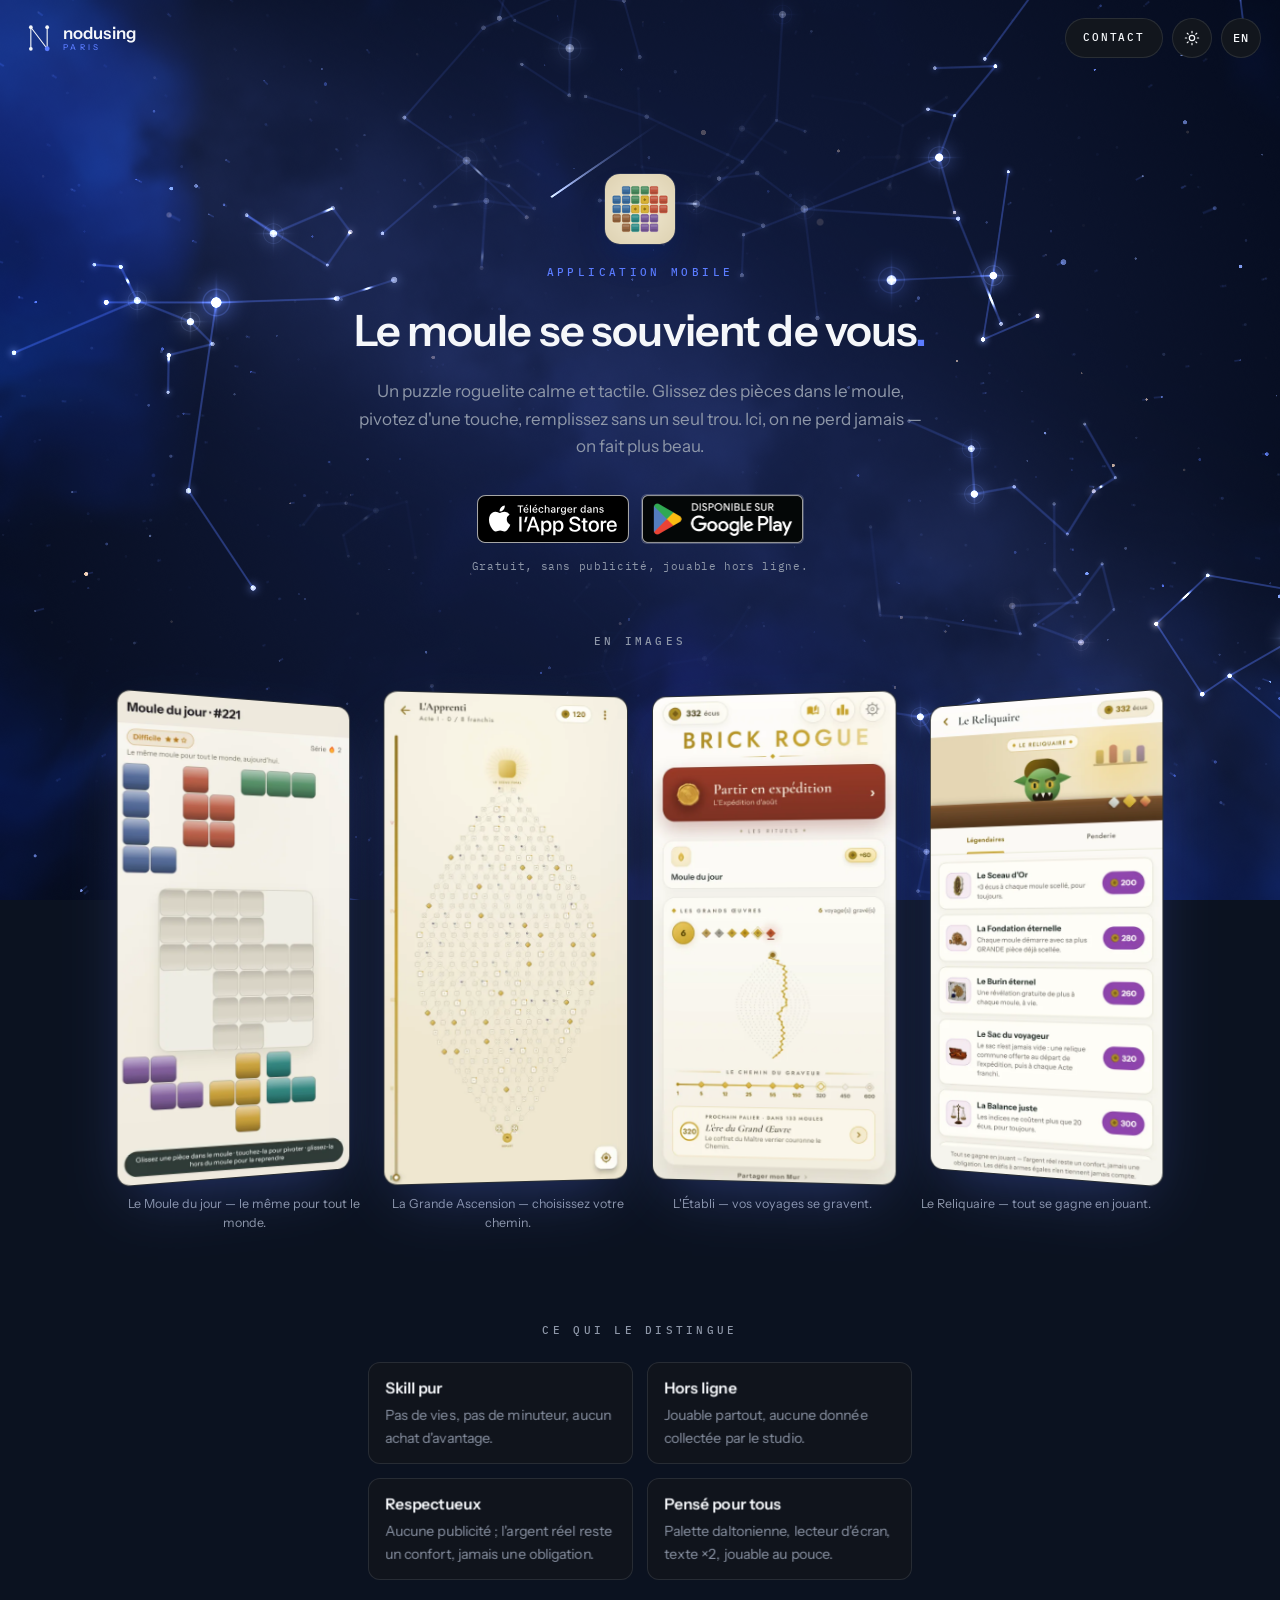
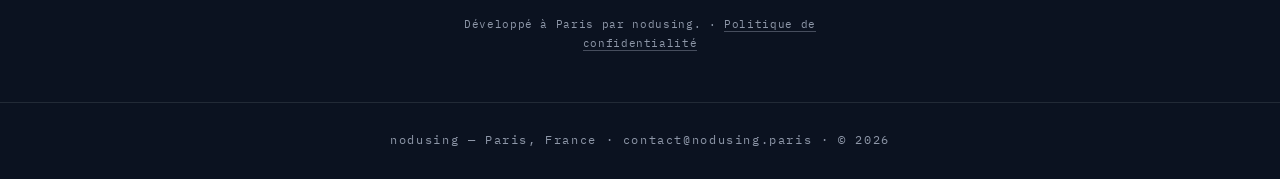
<file: brickrogue.html>
<!DOCTYPE html>
<html lang="fr">
<head>
  <meta charset="UTF-8">
  <meta name="viewport" content="width=device-width, initial-scale=1.0">
  <meta name="theme-color" content="#0B1220">
  <title>Brick Rogue — puzzle roguelite | nodusing Paris</title>
  <meta name="description" content="Brick Rogue : un puzzle roguelite calme et tactile. Remplissez le moule sans un trou, gravez votre Grand Sceau. Sans vies, sans minuteur, sans publicité — une application nodusing Paris, disponible sur l'App Store.">
  <meta property="og:title" content="Brick Rogue — puzzle roguelite | nodusing Paris">
  <meta property="og:description" content="Le roguelite calme, hors ligne. Remplissez, gravez : le moule se souvient de vous.">
  <meta property="og:type" content="website">
  <meta property="og:locale" content="fr_FR">
  <meta property="og:url" content="https://nodusing.paris/brickrogue.html">
  <meta property="og:image" content="https://nodusing.paris/assets/brickrogue/daily-fr.webp">
  <link rel="canonical" href="https://nodusing.paris/brickrogue.html">
  <!-- Bandeau natif Safari iOS : propose l'app aux visiteurs iPhone/iPad. -->
  <meta name="apple-itunes-app" content="app-id=6790177483">

  <link rel="icon" type="image/svg+xml" href="data:image/svg+xml,%3Csvg xmlns='http://www.w3.org/2000/svg' viewBox='0 0 64 64'%3E%3Crect width='64' height='64' rx='14' fill='%230B1220'/%3E%3Cpath d='M20 47 V17 L44 47 V17' fill='none' stroke='%23F5F7FA' stroke-width='5' stroke-linecap='round' stroke-linejoin='round'/%3E%3Ccircle cx='20' cy='17' r='4.5' fill='%23F5F7FA'/%3E%3Ccircle cx='20' cy='47' r='4.5' fill='%23F5F7FA'/%3E%3Ccircle cx='44' cy='17' r='4.5' fill='%23F5F7FA'/%3E%3Ccircle cx='44' cy='47' r='6' fill='%235B7CFF'/%3E%3C/svg%3E">

  <link rel="preconnect" href="https://fonts.googleapis.com">
  <link rel="preconnect" href="https://fonts.gstatic.com" crossorigin>
  <link href="https://fonts.googleapis.com/css2?family=Instrument+Sans:wght@400;500;600;700&family=IBM+Plex+Mono:wght@400;500&display=swap" rel="stylesheet">

  <link rel="stylesheet" href="styles.css">
  <link rel="stylesheet" href="monde3d.css">
  <script>try{document.documentElement.dataset.theme=localStorage.getItem('ambiance')||'dark'}catch(e){}</script>

  <!-- Fiche applicative : aide Google a rattacher le jeu au studio. -->
  <script type="application/ld+json">
  {
    "@context": "https://schema.org",
    "@type": "MobileApplication",
    "name": "Brick Rogue",
    "applicationCategory": "GameApplication",
    "operatingSystem": "Android, iOS",
    "inLanguage": ["fr-FR", "en"],
    "url": "https://nodusing.paris/brickrogue.html",
    "installUrl": "https://apps.apple.com/app/brick-rogue-packing-puzzle/id6790177483",
    "description": "Un puzzle roguelite calme et tactile : remplissez le moule sans un trou, gravez votre Grand Sceau. Sans vies, sans minuteur, sans publicité.",
    "privacyPolicy": "https://nodusing.paris/brickrogue-confidentialite.html",
    "author": { "@id": "https://nodusing.paris/#organization" },
    "publisher": { "@id": "https://nodusing.paris/#organization" }
  }
  </script>
</head>
<body data-title-key="title.brick">

  <div class="top-controls">
    <a href="contact.html" class="ctrl-link" data-i18n="nav.contact">Contact</a>
    <button id="themeToggle" class="ctrl-btn" type="button" aria-label="Passer en mode sombre">
      <svg class="icon-moon" viewBox="0 0 24 24" width="16" height="16" fill="none" stroke="currentColor" stroke-width="1.8" stroke-linecap="round" stroke-linejoin="round" aria-hidden="true"><path d="M20 14.5 A8.5 8.5 0 1 1 9.5 4 A7 7 0 0 0 20 14.5 Z"/></svg>
      <svg class="icon-sun" viewBox="0 0 24 24" width="16" height="16" fill="none" stroke="currentColor" stroke-width="1.8" stroke-linecap="round" aria-hidden="true"><circle cx="12" cy="12" r="4"/><path d="M12 2v2M12 20v2M4.9 4.9l1.4 1.4M17.7 17.7l1.4 1.4M2 12h2M20 12h2M4.9 19.1l1.4-1.4M17.7 6.3l1.4-1.4"/></svg>
    </button>
    <button id="langToggle" class="ctrl-btn ctrl-lang" type="button" aria-label="Switch to English">EN</button>
  </div>

  <header class="site-header">
    <a href="index.html" class="brand" aria-label="nodusing Paris — retour à l'accueil">
      <svg class="themed-logo" viewBox="0 0 140 170" width="26" height="32" aria-hidden="true">
        <path d="M26 143 V27 L114 143 V27" fill="none" stroke="#12161D" stroke-width="6" stroke-linecap="round" stroke-linejoin="round"/>
        <circle cx="26" cy="27" r="10" fill="#12161D"/>
        <circle cx="26" cy="143" r="10" fill="#12161D"/>
        <circle cx="114" cy="27" r="10" fill="#12161D"/>
        <circle cx="114" cy="143" r="13" fill="#002FA7"/>
      </svg>
      <span class="brand-text">
        <span class="brand-name">nodusing</span>
        <span class="brand-city">PARIS</span>
      </span>
    </a>
  </header>

  <main class="game-main">
    <section class="game">

      <img class="app-icon" src="assets/brickrogue-icon.png" width="72" height="72"
           alt="" aria-hidden="true" decoding="async">

      <p class="eyebrow">
        <span data-i18n="brick.eyebrow">Application mobile</span>
      </p>

      <h1 data-i18n="brick.h1">Le moule se souvient de vous<span class="pt">.</span></h1>
      <p class="game-sub" data-i18n="brick.sub">Un puzzle roguelite calme et tactile. Glissez des pièces dans le moule, pivotez d'une touche, remplissez sans un seul trou. Ici, on ne perd jamais — on fait plus beau.</p>

      <div class="game-actions">
        <!-- Les deux fiches publiques, via les liens de marque /ios et /get
             (cf. _redirects). Artworks officiels Apple et Google servis en
             local, permutes dans la langue courante par script.js (voir
             [data-badge] : le nom de fichier porte la langue, l'extension
             vient du src — .svg chez Apple, .png chez Google).
             /beta (opt-in du test ferme) n'est plus lie : la redirection
             reste en place pour les liens deja partages. -->
        <a href="/ios" class="store-badge" target="_blank" rel="noopener">
          <img src="assets/badges/app-store-fr.svg" width="152" height="48"
               alt="Télécharger dans l'App Store" data-badge="app-store"
               data-i18n-alt="brick.appstore.alt" decoding="async">
        </a>
        <a href="/get" class="store-badge store-badge-gplay" target="_blank" rel="noopener">
          <img src="assets/badges/gplay-fr.png" width="162" height="48"
               alt="Disponible sur Google Play" data-badge="gplay"
               data-i18n-alt="brick.gplay.alt" decoding="async">
        </a>
      </div>
      <p class="brick-cta-note" data-i18n="brick.cta.note">Gratuit, sans publicité, jouable hors ligne.</p>

      <!-- ── Captures ── -->
      <h2 class="brick-h2" data-i18n="brick.shots">En images</h2>
      <ul class="shots" role="list">
        <li class="shot">
          <img src="assets/brickrogue/daily-fr.webp" width="540" height="1080"
               alt="Le Moule du jour : des pièces colorées à glisser dans un moule vide."
               data-shot="daily" data-i18n-alt="brick.shot1.alt" loading="lazy" decoding="async">
          <p class="shot-cap" data-i18n="brick.shot1">Le Moule du jour — le même pour tout le monde.</p>
        </li>
        <li class="shot">
          <img src="assets/brickrogue/planche-fr.webp" width="540" height="1080"
               alt="La Grande Ascension : une carte de nœuds reliés menant au Sceau Final."
               data-shot="planche" data-i18n-alt="brick.shot2.alt" loading="lazy" decoding="async">
          <p class="shot-cap" data-i18n="brick.shot2">La Grande Ascension — choisissez votre chemin.</p>
        </li>
        <li class="shot">
          <img src="assets/brickrogue/etabli-fr.webp" width="540" height="1080"
               alt="L'Établi du graveur : les poinçons des voyages achevés, le fil d'or du dernier Grand Œuvre."
               data-shot="etabli" data-i18n-alt="brick.shot3.alt" loading="lazy" decoding="async">
          <p class="shot-cap" data-i18n="brick.shot3">L'Établi — vos voyages se gravent.</p>
        </li>
        <li class="shot">
          <img src="assets/brickrogue/reliquaire-fr.webp" width="540" height="1080"
               alt="Le Reliquaire : les reliques légendaires, payées en écus gagnés en jouant."
               data-shot="reliquaire" data-i18n-alt="brick.shot4.alt" loading="lazy" decoding="async">
          <p class="shot-cap" data-i18n="brick.shot4">Le Reliquaire — tout se gagne en jouant.</p>
        </li>
      </ul>

      <!-- ── Ce qui le distingue ── -->
      <h2 class="brick-h2" data-i18n="brick.why">Ce qui le distingue</h2>
      <ul class="brick-points" role="list">
        <li><strong data-i18n="brick.p1.t">Skill pur</strong><span data-i18n="brick.p1.d">Pas de vies, pas de minuteur, aucun achat d'avantage.</span></li>
        <li><strong data-i18n="brick.p2.t">Hors ligne</strong><span data-i18n="brick.p2.d">Jouable partout, aucune donnée collectée par le studio.</span></li>
        <li><strong data-i18n="brick.p3.t">Respectueux</strong><span data-i18n="brick.p3.d">Aucune publicité ; l'argent réel reste un confort, jamais une obligation.</span></li>
        <li><strong data-i18n="brick.p4.t">Pensé pour tous</strong><span data-i18n="brick.p4.d">Palette daltonienne, lecteur d'écran, texte ×2, jouable au pouce.</span></li>
      </ul>

      <p class="game-note">
        <span data-i18n="brick.note">Développé à Paris par nodusing.</span>
        <span aria-hidden="true">·</span>
        <a href="brickrogue-confidentialite.html" data-i18n="brick.privacy">Politique de confidentialité</a>
      </p>
    </section>
  </main>

  <footer class="footer">
    <p>nodusing — Paris, France · <a href="mailto:contact@nodusing.paris" class="footer-mail">contact@nodusing.paris</a> · © <span id="year">2026</span></p>
  </footer>

  <script src="monde3d.js"></script>
  <script src="script.js"></script>
</body>
</html>
</file>
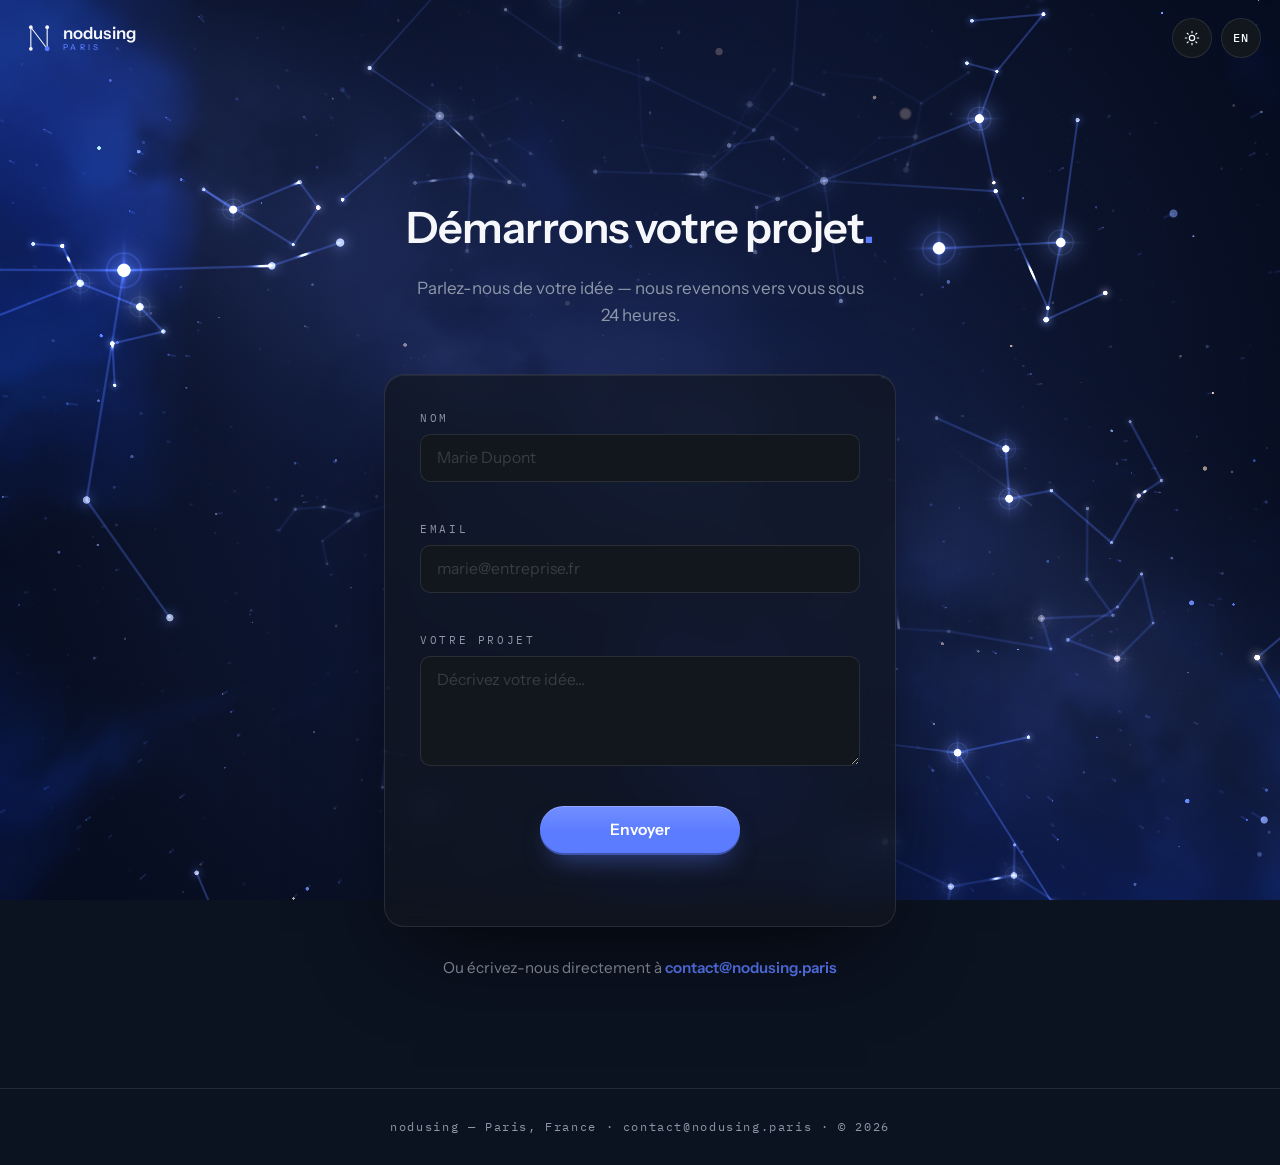
<file: contact.html>
<!DOCTYPE html>
<html lang="fr">
<head>
  <meta charset="UTF-8">
  <meta name="viewport" content="width=device-width, initial-scale=1.0">
  <meta name="theme-color" content="#0B1220">
  <title>Contact — nodusing Paris</title>
  <meta name="description" content="Parlez-nous de votre projet d'application sur mesure. nodusing vous répond sous 24 heures.">
  <meta property="og:title" content="Contact — nodusing Paris">
  <meta property="og:description" content="Démarrons votre projet.">
  <meta property="og:type" content="website">
  <meta property="og:locale" content="fr_FR">
  <meta property="og:url" content="https://nodusing.paris/contact.html">
  <link rel="canonical" href="https://nodusing.paris/contact.html">

  <link rel="icon" type="image/svg+xml" href="data:image/svg+xml,%3Csvg xmlns='http://www.w3.org/2000/svg' viewBox='0 0 64 64'%3E%3Crect width='64' height='64' rx='14' fill='%230B1220'/%3E%3Cpath d='M20 47 V17 L44 47 V17' fill='none' stroke='%23F5F7FA' stroke-width='5' stroke-linecap='round' stroke-linejoin='round'/%3E%3Ccircle cx='20' cy='17' r='4.5' fill='%23F5F7FA'/%3E%3Ccircle cx='20' cy='47' r='4.5' fill='%23F5F7FA'/%3E%3Ccircle cx='44' cy='17' r='4.5' fill='%23F5F7FA'/%3E%3Ccircle cx='44' cy='47' r='6' fill='%235B7CFF'/%3E%3C/svg%3E">

  <link rel="preconnect" href="https://fonts.googleapis.com">
  <link rel="preconnect" href="https://fonts.gstatic.com" crossorigin>
  <link href="https://fonts.googleapis.com/css2?family=Instrument+Sans:wght@400;500;600;700&family=IBM+Plex+Mono:wght@400;500&display=swap" rel="stylesheet">

  <link rel="stylesheet" href="styles.css">
  <link rel="stylesheet" href="monde3d.css">
  <script>try{document.documentElement.dataset.theme=localStorage.getItem('ambiance')||'dark'}catch(e){}</script>
</head>
<body data-title-key="title.contact">

  <div class="top-controls">
    <button id="themeToggle" class="ctrl-btn" type="button" aria-label="Passer en mode sombre">
      <svg class="icon-moon" viewBox="0 0 24 24" width="16" height="16" fill="none" stroke="currentColor" stroke-width="1.8" stroke-linecap="round" stroke-linejoin="round" aria-hidden="true"><path d="M20 14.5 A8.5 8.5 0 1 1 9.5 4 A7 7 0 0 0 20 14.5 Z"/></svg>
      <svg class="icon-sun" viewBox="0 0 24 24" width="16" height="16" fill="none" stroke="currentColor" stroke-width="1.8" stroke-linecap="round" aria-hidden="true"><circle cx="12" cy="12" r="4"/><path d="M12 2v2M12 20v2M4.9 4.9l1.4 1.4M17.7 17.7l1.4 1.4M2 12h2M20 12h2M4.9 19.1l1.4-1.4M17.7 6.3l1.4-1.4"/></svg>
    </button>
    <button id="langToggle" class="ctrl-btn ctrl-lang" type="button" aria-label="Switch to English">EN</button>
  </div>

  <header class="site-header">
    <a href="index.html" class="brand" aria-label="nodusing Paris — retour à l'accueil">
      <svg class="themed-logo" viewBox="0 0 140 170" width="26" height="32" aria-hidden="true">
        <path d="M26 143 V27 L114 143 V27" fill="none" stroke="#12161D" stroke-width="6" stroke-linecap="round" stroke-linejoin="round"/>
        <circle cx="26" cy="27" r="10" fill="#12161D"/>
        <circle cx="26" cy="143" r="10" fill="#12161D"/>
        <circle cx="114" cy="27" r="10" fill="#12161D"/>
        <circle cx="114" cy="143" r="13" fill="#002FA7"/>
      </svg>
      <span class="brand-text">
        <span class="brand-name">nodusing</span>
        <span class="brand-city">PARIS</span>
      </span>
    </a>
  </header>

  <main class="page-main">
    <section class="contact">
      <h2 data-i18n="contact.h2">Démarrons votre projet<span class="pt">.</span></h2>
      <p class="contact-sub" data-i18n="contact.sub">Parlez-nous de votre idée — nous revenons vers vous sous 24&nbsp;heures.</p>

      <form id="contactForm" name="contact" method="POST" action="/"
            data-netlify="true" netlify-honeypot="bot-field" novalidate>
        <input type="hidden" name="form-name" value="contact">
        <p class="hp-field" aria-hidden="true">
          <label>Ne pas remplir&nbsp;: <input name="bot-field" tabindex="-1" autocomplete="off"></label>
        </p>

        <div class="form-field">
          <label for="f-nom" data-i18n="label.nom">Nom</label>
          <input type="text" id="f-nom" name="nom" required autocomplete="name" placeholder="Marie Dupont" data-i18n-placeholder="ph.nom">
          <span class="field-error" aria-live="polite"></span>
        </div>

        <div class="form-field">
          <label for="f-email" data-i18n="label.email">Email</label>
          <input type="email" id="f-email" name="email" required autocomplete="email" placeholder="marie@entreprise.fr" data-i18n-placeholder="ph.email">
          <span class="field-error" aria-live="polite"></span>
        </div>

        <div class="form-field">
          <label for="f-message" data-i18n="label.message">Votre projet</label>
          <textarea id="f-message" name="message" rows="4" required placeholder="Décrivez votre idée…" data-i18n-placeholder="ph.message"></textarea>
          <span class="field-error" aria-live="polite"></span>
        </div>

        <button type="submit" class="btn btn-submit"><span class="btn-label" data-i18n="send">Envoyer</span></button>
        <p class="form-status" id="formStatus" role="status" aria-live="polite"></p>
      </form>

      <div class="form-success" id="formSuccess" hidden>
        <svg class="themed-logo" viewBox="0 0 140 170" width="46" height="56" aria-hidden="true">
          <path d="M26 143 V27 L114 143 V27" fill="none" stroke="#12161D" stroke-width="6" stroke-linecap="round" stroke-linejoin="round"/>
          <circle cx="26" cy="27" r="10" fill="#12161D"/>
          <circle cx="26" cy="143" r="10" fill="#12161D"/>
          <circle cx="114" cy="27" r="10" fill="#12161D"/>
          <circle cx="114" cy="143" r="13" fill="#002FA7"/>
        </svg>
        <h3 data-i18n="success.h3">Message bien reçu<span class="pt">.</span></h3>
        <p data-i18n="success.p">Nous revenons vers vous sous 24&nbsp;heures ouvrées.</p>
      </div>

      <p class="contact-email">
        <span data-i18n="contact.or">Ou écrivez-nous directement à</span>
        <a href="mailto:contact@nodusing.paris">contact@nodusing.paris</a>
      </p>
    </section>
  </main>

  <footer class="footer">
    <p>nodusing — Paris, France · <a href="mailto:contact@nodusing.paris" class="footer-mail">contact@nodusing.paris</a> · © <span id="year">2026</span></p>
  </footer>

  <script src="monde3d.js"></script>
  <script src="script.js"></script>
</body>
</html>
</file>
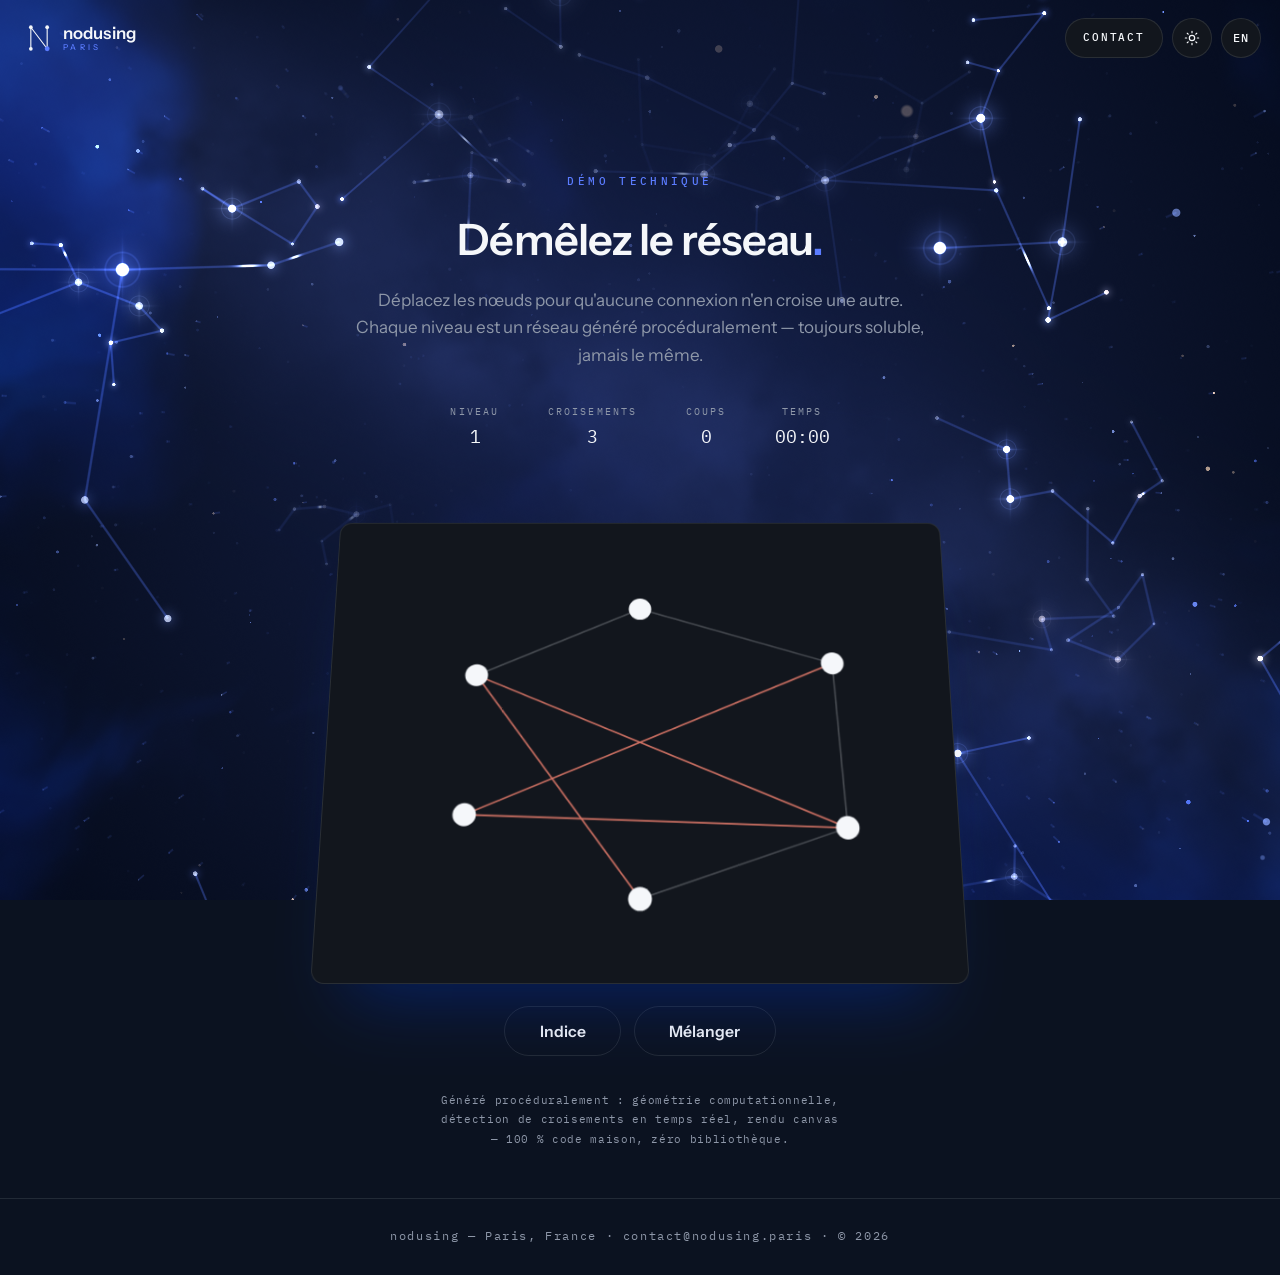
<file: jeu.html>
<!DOCTYPE html>
<html lang="fr">
<head>
  <meta charset="UTF-8">
  <meta name="viewport" content="width=device-width, initial-scale=1.0">
  <meta name="theme-color" content="#0B1220">
  <title>Le Nœud — démo technique | nodusing Paris</title>
  <meta name="description" content="Le Nœud : démêlez un réseau généré procéduralement. Une démonstration technique de nodusing Paris — géométrie computationnelle et rendu canvas, sans aucune bibliothèque.">
  <meta property="og:title" content="Le Nœud — démo technique | nodusing Paris">
  <meta property="og:description" content="Démêlez le réseau. Chaque niveau est unique, toujours soluble.">
  <meta property="og:type" content="website">
  <meta property="og:locale" content="fr_FR">
  <meta property="og:url" content="https://nodusing.paris/jeu.html">
  <link rel="canonical" href="https://nodusing.paris/jeu.html">

  <link rel="icon" type="image/svg+xml" href="data:image/svg+xml,%3Csvg xmlns='http://www.w3.org/2000/svg' viewBox='0 0 64 64'%3E%3Crect width='64' height='64' rx='14' fill='%230B1220'/%3E%3Cpath d='M20 47 V17 L44 47 V17' fill='none' stroke='%23F5F7FA' stroke-width='5' stroke-linecap='round' stroke-linejoin='round'/%3E%3Ccircle cx='20' cy='17' r='4.5' fill='%23F5F7FA'/%3E%3Ccircle cx='20' cy='47' r='4.5' fill='%23F5F7FA'/%3E%3Ccircle cx='44' cy='17' r='4.5' fill='%23F5F7FA'/%3E%3Ccircle cx='44' cy='47' r='6' fill='%235B7CFF'/%3E%3C/svg%3E">

  <link rel="preconnect" href="https://fonts.googleapis.com">
  <link rel="preconnect" href="https://fonts.gstatic.com" crossorigin>
  <link href="https://fonts.googleapis.com/css2?family=Instrument+Sans:wght@400;500;600;700&family=IBM+Plex+Mono:wght@400;500&display=swap" rel="stylesheet">

  <link rel="stylesheet" href="styles.css">
  <link rel="stylesheet" href="monde3d.css">
  <script>try{document.documentElement.dataset.theme=localStorage.getItem('ambiance')||'dark'}catch(e){}</script>
</head>
<body data-title-key="title.game">

  <div class="top-controls">
    <a href="contact.html" class="ctrl-link" data-i18n="nav.contact">Contact</a>
    <button id="themeToggle" class="ctrl-btn" type="button" aria-label="Passer en mode sombre">
      <svg class="icon-moon" viewBox="0 0 24 24" width="16" height="16" fill="none" stroke="currentColor" stroke-width="1.8" stroke-linecap="round" stroke-linejoin="round" aria-hidden="true"><path d="M20 14.5 A8.5 8.5 0 1 1 9.5 4 A7 7 0 0 0 20 14.5 Z"/></svg>
      <svg class="icon-sun" viewBox="0 0 24 24" width="16" height="16" fill="none" stroke="currentColor" stroke-width="1.8" stroke-linecap="round" aria-hidden="true"><circle cx="12" cy="12" r="4"/><path d="M12 2v2M12 20v2M4.9 4.9l1.4 1.4M17.7 17.7l1.4 1.4M2 12h2M20 12h2M4.9 19.1l1.4-1.4M17.7 6.3l1.4-1.4"/></svg>
    </button>
    <button id="langToggle" class="ctrl-btn ctrl-lang" type="button" aria-label="Switch to English">EN</button>
  </div>

  <header class="site-header">
    <a href="index.html" class="brand" aria-label="nodusing Paris — retour à l'accueil">
      <svg class="themed-logo" viewBox="0 0 140 170" width="26" height="32" aria-hidden="true">
        <path d="M26 143 V27 L114 143 V27" fill="none" stroke="#12161D" stroke-width="6" stroke-linecap="round" stroke-linejoin="round"/>
        <circle cx="26" cy="27" r="10" fill="#12161D"/>
        <circle cx="26" cy="143" r="10" fill="#12161D"/>
        <circle cx="114" cy="27" r="10" fill="#12161D"/>
        <circle cx="114" cy="143" r="13" fill="#002FA7"/>
      </svg>
      <span class="brand-text">
        <span class="brand-name">nodusing</span>
        <span class="brand-city">PARIS</span>
      </span>
    </a>
  </header>

  <main class="game-main">
    <section class="game">
      <p class="eyebrow" data-i18n="game.eyebrow">Démo technique</p>
      <h1 data-i18n="game.h2">Démêlez le réseau<span class="pt">.</span></h1>
      <p class="game-sub" data-i18n="game.sub">Déplacez les nœuds pour qu'aucune connexion n'en croise une autre. Chaque niveau est un réseau généré procéduralement — toujours soluble, jamais le même.</p>

      <div class="game-hud">
        <div class="hud-item"><span class="hud-label" data-i18n="game.level">Niveau</span><span class="hud-value" id="hudLevel">1</span></div>
        <div class="hud-item"><span class="hud-label" data-i18n="game.crossings">Croisements</span><span class="hud-value" id="hudCross">0</span></div>
        <div class="hud-item"><span class="hud-label" data-i18n="game.moves">Coups</span><span class="hud-value" id="hudMoves">0</span></div>
        <div class="hud-item"><span class="hud-label" data-i18n="game.time">Temps</span><span class="hud-value" id="hudTime">00:00</span></div>
      </div>

      <div class="game-stage">
        <canvas id="gameCanvas" aria-label="Plateau du jeu Le Nœud"></canvas>

        <div class="win-panel" id="winPanel" hidden>
          <svg class="themed-logo" viewBox="0 0 140 170" width="38" height="46" aria-hidden="true">
            <path d="M26 143 V27 L114 143 V27" fill="none" stroke="#12161D" stroke-width="6" stroke-linecap="round" stroke-linejoin="round"/>
            <circle cx="26" cy="27" r="10" fill="#12161D"/>
            <circle cx="26" cy="143" r="10" fill="#12161D"/>
            <circle cx="114" cy="27" r="10" fill="#12161D"/>
            <circle cx="114" cy="143" r="13" fill="#002FA7"/>
          </svg>
          <h3 data-i18n="game.win">Réseau démêlé&nbsp;!</h3>
          <p class="win-stats">
            <span data-i18n="game.time">Temps</span>&nbsp;<strong id="winTime">00:00</strong> ·
            <span data-i18n="game.moves">Coups</span>&nbsp;<strong id="winMoves">0</strong> ·
            <span data-i18n="game.best">Record</span>&nbsp;<strong id="winBest">—</strong>
          </p>
          <button class="btn" id="btnNext" type="button" data-i18n="game.next">Niveau suivant</button>
        </div>
      </div>

      <div class="game-actions">
        <button class="btn btn-ghost" id="btnHint" type="button" data-i18n="game.hint">Indice</button>
        <button class="btn btn-ghost" id="btnShuffle" type="button" data-i18n="game.shuffle">Mélanger</button>
      </div>

      <p class="game-note" data-i18n="game.note">Généré procéduralement : géométrie computationnelle, détection de croisements en temps réel, rendu canvas — 100&nbsp;% code maison, zéro bibliothèque.</p>
    </section>
  </main>

  <footer class="footer">
    <p>nodusing — Paris, France · <a href="mailto:contact@nodusing.paris" class="footer-mail">contact@nodusing.paris</a> · © <span id="year">2026</span></p>
  </footer>

  <script src="monde3d.js"></script>
  <script src="script.js"></script>
  <script src="game.js"></script>
</body>
</html>
</file>
<file: styles.css>
/* ════════════════════════════════════════════
   NODUSING PARIS — site minimal, logo en scène
   Palette du kit, fond clair : Papier #FAFAF8 ·
   Encre #12161D · Ardoise #5A6372 · Perle #E3E6EB
   Règle du kit : fond clair → encre + Klein #002FA7
   ════════════════════════════════════════════ */

:root {
  --bg:           #FAFAF8;  /* Papier */
  --surface:      #FFFFFF;
  --fg:           #12161D;  /* Encre */
  --grey:         #5A6372;  /* Ardoise */
  --accent:       #002FA7;  /* Klein */
  --accent-light: #5B7CFF;  /* Lumière */
  --hairline:     #E3E6EB;  /* Perle */
  --error:        #C03A2B;

  --font-body: "Instrument Sans", "Helvetica Neue", system-ui, sans-serif;
  --font-mono: "IBM Plex Mono", ui-monospace, monospace;

  --ease-out:  cubic-bezier(0.22, 1, 0.36, 1);
  --ease-pop:  cubic-bezier(0.34, 1.56, 0.64, 1);
}

/* mode sombre — règle du kit : fond sombre → blanc + Lumière */
[data-theme="dark"] {
  --bg:           #0B1220;  /* Nuit */
  --surface:      #12161D;  /* Encre */
  --fg:           #F5F7FA;
  --grey:         #8E97A8;
  --accent:       #5B7CFF;  /* Lumière */
  --accent-light: #8FA6FF;
  --hairline:     rgba(245, 247, 250, 0.1);
  --error:        #E07B6B;
}

*, *::before, *::after { box-sizing: border-box; margin: 0; padding: 0; }

html { scroll-behavior: smooth; }

body {
  background: var(--bg);
  color: var(--fg);
  font-family: var(--font-body);
  font-size: 1.0625rem;
  line-height: 1.6;
  -webkit-font-smoothing: antialiased;
  overflow-x: hidden;
  transition: background-color 350ms var(--ease-out), color 350ms var(--ease-out);
}

/* les logos SVG suivent le thème (les règles CSS priment
   sur les attributs de présentation inline) */
.mark-stroke { stroke: var(--fg); }
.node { fill: var(--fg); }
.n3, .accent-node { fill: var(--accent); }
.comet { fill: var(--accent); }
.ripple { stroke: var(--accent); }
.themed-logo path { stroke: var(--fg); }
.themed-logo circle { fill: var(--fg); }
.themed-logo circle:last-of-type { fill: var(--accent); }

::selection { background: rgba(0, 47, 167, 0.16); color: var(--fg); }

a { color: inherit; text-decoration: none; }
svg { display: block; }

.pt { color: var(--accent); }

/* ── Bouton ───────────────────────────────── */

.btn {
  display: inline-flex;
  align-items: center;
  justify-content: center;
  font-weight: 600;
  font-size: 0.98rem;
  padding: 0.9em 2.2em;
  border-radius: 999px;
  border: 0;
  cursor: pointer;
  font-family: var(--font-body);
  color: #FFFFFF;
  background: var(--accent);
  transition: transform 250ms var(--ease-out), box-shadow 400ms var(--ease-out);
}
.btn:hover {
  transform: translateY(-2px);
  box-shadow: 0 0 0 1px rgba(0, 47, 167, 0.35),
              0 10px 36px rgba(0, 47, 167, 0.28);
}

/* ── Contrôles thème & langue (haut droite) ── */

.top-controls {
  position: fixed;
  top: 1.1rem;
  right: 1.2rem;
  display: flex;
  gap: 0.55rem;
  z-index: 100;
}

.ctrl-btn {
  display: grid;
  place-items: center;
  width: 40px;
  height: 40px;
  border-radius: 999px;
  border: 1px solid var(--hairline);
  background: var(--surface);
  color: var(--fg);
  cursor: pointer;
  transition: border-color 250ms var(--ease-out), color 250ms var(--ease-out),
              background-color 350ms var(--ease-out), transform 250ms var(--ease-out);
}
.ctrl-btn:hover {
  border-color: var(--accent);
  color: var(--accent);
  transform: translateY(-1px);
}

.ctrl-lang {
  font-family: var(--font-mono);
  font-size: 0.72rem;
  font-weight: 500;
  letter-spacing: 0.08em;
}

.icon-sun { display: none; }
[data-theme="dark"] .icon-sun { display: block; }
[data-theme="dark"] .icon-moon { display: none; }

/* ════════════════════════════════════════════
   HERO — le logo en très grand
   ════════════════════════════════════════════ */

/* Accueil : colonne pleine hauteur, hero + footer sans scroll */
body[data-title-key="title.home"] {
  min-height: 100svh;
  display: flex;
  flex-direction: column;
}
body[data-title-key="title.home"] main {
  flex: 1 0 auto;
  display: flex;
  flex-direction: column;
}

.hero {
  position: relative;
  flex: 1 0 auto;
  display: flex;
  flex-direction: column;
  align-items: center;
  justify-content: center;
  gap: clamp(1.4rem, 4vh, 3rem);
  padding: 2rem 1.5rem;
  overflow: hidden;
}

.node-field {
  position: absolute;
  inset: 0;
  width: 100%;
  height: 100%;
}

.hero-logo {
  position: relative;
  display: flex;
  flex-direction: column;
  align-items: center;
}

.monogram {
  width: clamp(200px, 34vh, 400px);
  height: auto;
  overflow: visible;
}

.wordmark {
  margin-top: clamp(1.2rem, 3vh, 2.4rem);
  font-size: clamp(3.2rem, 10vw, 6rem);
  font-weight: 600;
  letter-spacing: 0.005em;
  line-height: 1;
  color: var(--fg);
  display: flex;
}

.paris {
  margin-top: clamp(0.6rem, 1.5vh, 1.2rem);
  font-family: var(--font-body);
  font-weight: 500;
  font-size: clamp(1rem, 2.6vw, 1.35rem);
  letter-spacing: 0.55em;
  text-indent: 0.55em; /* compense le letter-spacing pour un vrai centrage */
  color: var(--accent);
}

.hero-after {
  position: relative;
  display: flex;
  flex-direction: column;
  align-items: center;
  gap: 1.6rem;
  text-align: center;
}

.tagline {
  color: var(--grey);
  font-size: clamp(1rem, 2vw, 1.18rem);
  max-width: 44ch;
}

/* ── Réalisations (panneau à droite) ──────── */

.works {
  position: fixed;
  right: 1.6rem;
  top: 50%;
  transform: translateY(-50%);
  width: 250px;
  display: grid;
  gap: 1.5rem;
  z-index: 40;
  /* deux groupes tiennent moins bien qu'un : on borne au viewport
     et on laisse defiler plutot que deborder derriere le footer. */
  max-height: calc(100vh - 5rem);
  overflow-y: auto;
  scrollbar-width: none;
}
.works::-webkit-scrollbar { display: none; }

.works-group {
  display: grid;
  gap: 0.9rem;
}

.works-title {
  margin: 0;                     /* reset du h2 */
  font-family: var(--font-mono);
  font-size: 0.66rem;
  font-weight: 500;
  letter-spacing: 0.3em;
  text-transform: uppercase;
  color: var(--grey);
  display: flex;
  align-items: center;
  gap: 0.55rem;
}
.works-title::before {
  content: "";
  width: 7px;
  height: 7px;
  border-radius: 50%;
  background: var(--accent);
  animation: workPulse 2.4s ease-in-out infinite;
}
@keyframes workPulse {
  0%, 100% { box-shadow: 0 0 0 0 rgba(0, 47, 167, 0.35); }
  50%      { box-shadow: 0 0 0 6px rgba(0, 47, 167, 0); }
}
[data-theme="dark"] .works-title::before {
  animation-name: workPulseDark;
}
@keyframes workPulseDark {
  0%, 100% { box-shadow: 0 0 0 0 rgba(91, 124, 255, 0.45); }
  50%      { box-shadow: 0 0 0 6px rgba(91, 124, 255, 0); }
}

.work-card {
  display: flex;
  align-items: center;
  gap: 0.9rem;
  background: var(--surface);
  border: 1px solid var(--hairline);
  border-radius: 14px;
  padding: 1.05rem 1.1rem;
  box-shadow: 0 6px 24px rgba(0, 0, 0, 0.06);
  transition: border-color 250ms var(--ease-out),
              transform 250ms var(--ease-out),
              box-shadow 400ms var(--ease-out),
              background-color 350ms var(--ease-out);
}
.work-card:hover {
  border-color: var(--accent);
  transform: translateY(-3px);
  box-shadow: 0 10px 32px rgba(0, 47, 167, 0.16);
}
[data-theme="dark"] .work-card:hover {
  box-shadow: 0 10px 32px rgba(91, 124, 255, 0.18);
}

.work-icon { color: var(--fg); flex-shrink: 0; }
.work-icon-accent { fill: var(--accent); }

/* Icone bitmap (vraie icone d'app) : meme gabarit que les SVG voisins,
   arrondie comme une icone de store. */
.work-icon-img {
  width: 34px;
  height: 34px;
  border-radius: 8px;
  object-fit: cover;
  /* l'icone a son propre fond creme : un lisere la detache en clair
     comme en sombre, sans lui imposer les couleurs du site. */
  border: 1px solid var(--hairline);
}

.work-text { display: grid; gap: 0.1rem; min-width: 0; }
.work-name {
  font-weight: 600;
  font-size: 0.98rem;
  display: flex;
  align-items: center;
  gap: 0.4rem;
  /* si la place manque vraiment, le badge passe dessous —
     jamais le nom du produit, qui ne doit pas se couper. */
  flex-wrap: wrap;
}
.work-name > span:not(.work-badge) { white-space: nowrap; }
.work-sub { color: var(--grey); font-size: 0.82rem; }

/* Pastille d'etat (Brick Rogue : test ferme) */
.work-badge {
  font-family: var(--font-mono);
  font-size: 0.55rem;
  font-weight: 500;
  letter-spacing: 0.08em;
  text-transform: uppercase;
  color: var(--accent);
  border: 1px solid currentColor;
  border-radius: 999px;
  padding: 0.08rem 0.34rem;
  line-height: 1.45;
  flex-shrink: 0;
}

.work-arrow {
  margin-left: auto;
  color: var(--accent);
  flex-shrink: 0;
  transition: transform 250ms var(--ease-out);
}
.work-card:hover .work-arrow { transform: translateX(4px); }

/* entrée en scène après le logo — préserve le centrage vertical */
body.play .works { animation: worksIn 0.9s var(--ease-out) 3.05s both; }
@keyframes worksIn {
  from { opacity: 0; transform: translateY(calc(-50% + 18px)); }
  to   { opacity: 1; transform: translateY(-50%); }
}

@media (max-width: 1100px) {
  .works {
    position: static;
    transform: none;
    width: min(420px, 100%);
    margin-top: clamp(1.25rem, 3vh, 3rem);
    /* panneau dans le flux : c'est la page qui defile, pas le panneau */
    max-height: none;
    overflow-y: visible;
  }
  body.play .works { animation-name: fadeUp; }
}

/* ════════════════════════════════════════════
   L'ANIMATION DU LOGO
   État par défaut = état final (visible).
   .cycle sur .hero-logo lance le dessin du monogramme
   (relancé en boucle par le JS) ; .play lance les
   éléments qui ne jouent qu'une fois (wordmark, PARIS),
   et .play sur <body> la tagline + CTA.
   ════════════════════════════════════════════ */

/* — le trait : 378 ≈ longueur du tracé du N — */
.mark-stroke { stroke-dasharray: 378; stroke-dashoffset: 0; }
.cycle .mark-stroke { animation: draw 1.6s linear 0.4s both; }
@keyframes draw {
  from { stroke-dashoffset: 378; }
  to   { stroke-dashoffset: 0; }
}

/* — les nœuds éclosent au passage de la plume — */
.node { transform-box: fill-box; transform-origin: center; }
.cycle .n1 { animation: nodePop 0.55s var(--ease-pop) 0.12s both; }
.cycle .n2 { animation: nodePop 0.55s var(--ease-pop) 0.89s both; }
.cycle .n3 { animation: nodePop 0.65s var(--ease-pop) 1.51s both; }
.cycle .n4 { animation: nodePop 0.55s var(--ease-pop) 2.00s both; }
@keyframes nodePop {
  0%   { transform: scale(0); opacity: 0; }
  60%  { opacity: 1; }
  100% { transform: scale(1); opacity: 1; }
}

/* — la comète qui parcourt le tracé (mouvement en SMIL) — */
.comet { opacity: 0; }
.cycle .comet { animation: cometLife 1.6s linear 0.4s both; }
@keyframes cometLife {
  0%   { opacity: 0; }
  6%   { opacity: 0.9; }
  90%  { opacity: 0.9; }
  100% { opacity: 0; }
}

/* — double onde sur le nœud accent — */
.ripple { opacity: 0; transform-box: fill-box; transform-origin: center; }
.cycle .ripple-1 { animation: ripple 1.1s var(--ease-out) 1.51s forwards; }
.cycle .ripple-2 { animation: ripple 1.3s var(--ease-out) 1.72s forwards; }
@keyframes ripple {
  0%   { transform: scale(1);   opacity: 0.7; }
  100% { transform: scale(3.1); opacity: 0; }
}

/* — wordmark lettre à lettre — */
.wordmark span { display: inline-block; }
.play .wordmark span {
  animation: letterUp 0.55s var(--ease-out) both;
  animation-delay: calc(2.05s + var(--i) * 50ms);
}
@keyframes letterUp {
  from { opacity: 0; transform: translateY(0.55em); }
  to   { opacity: 1; transform: translateY(0); }
}

/* — PARIS se resserre — */
.play .paris { animation: parisIn 0.9s var(--ease-out) 2.5s both; }
@keyframes parisIn {
  from { opacity: 0; letter-spacing: 1.1em; }
  to   { opacity: 1; letter-spacing: 0.55em; }
}

/* — tagline & CTA en dernier — */
body.play .hero-after { animation: fadeUp 0.9s var(--ease-out) 2.85s both; }
@keyframes fadeUp {
  from { opacity: 0; transform: translateY(18px); }
  to   { opacity: 1; transform: translateY(0); }
}

/* ════════════════════════════════════════════
   PAGE CONTACT
   ════════════════════════════════════════════ */

.site-header {
  padding: 1.4rem 1.6rem;
}

.brand {
  display: inline-flex;
  align-items: center;
  gap: 0.7rem;
  transition: opacity 250ms var(--ease-out);
}
.brand:hover { opacity: 0.75; }

.brand-text { display: flex; flex-direction: column; line-height: 1.15; }
.brand-name {
  font-weight: 600;
  font-size: 1.05rem;
  letter-spacing: 0.01em;
}
.brand-city {
  font-weight: 500;
  font-size: 0.5rem;
  letter-spacing: 0.42em;
  color: var(--accent);
}

.page-main {
  display: flex;
  align-items: center;
  justify-content: center;
  min-height: calc(100svh - 170px);
}

.contact {
  max-width: 560px;
  margin: 0 auto;
  padding: clamp(5rem, 12vh, 9rem) 1.5rem;
  text-align: center;
}

.contact h2 {
  font-weight: 600;
  font-size: clamp(1.9rem, 5vw, 2.7rem);
  letter-spacing: -0.02em;
  margin-bottom: 0.8rem;
}

.contact-sub { color: var(--grey); margin-bottom: 2.8rem; }

.contact-email {
  margin-top: 1.8rem;
  font-size: 0.95rem;
  color: var(--grey);
}
.contact-email a {
  color: var(--accent);
  font-weight: 600;
  border-bottom: 1px solid transparent;
  transition: border-color 250ms var(--ease-out);
}
.contact-email a:hover { border-bottom-color: var(--accent); }

#contactForm { display: grid; gap: 1.2rem; text-align: left; }
#contactForm[hidden] { display: none; }

.form-field { display: grid; gap: 0.4rem; }

.form-field label {
  font-family: var(--font-mono);
  font-size: 0.68rem;
  letter-spacing: 0.24em;
  text-transform: uppercase;
  color: var(--grey);
}

.form-field input,
.form-field textarea {
  width: 100%;
  background: var(--surface);
  border: 1px solid var(--hairline);
  border-radius: 10px;
  color: var(--fg);
  font-family: var(--font-body);
  font-size: 0.98rem;
  padding: 0.85em 1em;
  transition: border-color 250ms var(--ease-out), box-shadow 250ms var(--ease-out);
}
.form-field input::placeholder,
.form-field textarea::placeholder { color: rgba(90, 99, 114, 0.5); }

.form-field input:focus,
.form-field textarea:focus {
  outline: none;
  border-color: rgba(0, 47, 167, 0.5);
  box-shadow: 0 0 0 3px rgba(0, 47, 167, 0.1);
}

.form-field textarea { resize: vertical; min-height: 110px; }

.form-field.invalid input,
.form-field.invalid textarea { border-color: rgba(192, 58, 43, 0.55); }

.field-error { font-size: 0.8rem; color: var(--error); min-height: 1.1em; }

.hp-field { position: absolute; left: -9999px; opacity: 0; }

.btn-submit { justify-self: center; min-width: 200px; }
.btn-submit[disabled] { opacity: 0.6; cursor: wait; }

.form-status { font-size: 0.9rem; color: var(--grey); min-height: 1.3em; text-align: center; }
.form-status.error { color: var(--error); }

.form-success[hidden] { display: none; }
.form-success {
  display: grid;
  justify-items: center;
  gap: 0.9rem;
  padding: 3rem 1.5rem;
  border: 1px solid rgba(0, 47, 167, 0.3);
  border-radius: 16px;
}
.form-success h3 { font-weight: 600; font-size: 1.4rem; }
.form-success p { color: var(--grey); }

/* ════════════════════════════════════════════
   PAGE JEU — « Le Nœud »
   ════════════════════════════════════════════ */

.eyebrow {
  font-family: var(--font-mono);
  font-size: 0.7rem;
  font-weight: 500;
  letter-spacing: 0.3em;
  text-transform: uppercase;
  color: var(--accent);
  margin-bottom: 0.9rem;
}

.btn-ghost {
  background: transparent;
  border: 1px solid var(--hairline);
  color: var(--fg);
}
.btn-ghost:hover {
  border-color: var(--accent);
  color: var(--accent);
  box-shadow: none;
}

.game-main {
  display: flex;
  justify-content: center;
  padding: 5.5rem 1.5rem 3rem;
}

.game {
  width: min(680px, 100%);
  text-align: center;
}

.game h1 {
  font-weight: 600;
  font-size: clamp(1.9rem, 5vw, 2.7rem);
  letter-spacing: -0.02em;
  margin-bottom: 0.8rem;
}

.game-sub {
  color: var(--grey);
  max-width: 52ch;
  margin: 0 auto 2.2rem;
}

.game-hud {
  display: flex;
  justify-content: center;
  gap: clamp(1.4rem, 5vw, 3rem);
  margin-bottom: 1.4rem;
}

.hud-item { display: grid; gap: 0.15rem; }

.hud-label {
  font-family: var(--font-mono);
  font-size: 0.62rem;
  letter-spacing: 0.22em;
  text-transform: uppercase;
  color: var(--grey);
}

.hud-value {
  font-family: var(--font-mono);
  font-size: 1.15rem;
  color: var(--fg);
}

.game-stage { position: relative; }

#gameCanvas {
  display: block;
  width: 100%;
  aspect-ratio: 4 / 3;
  background: var(--surface);
  border: 1px solid var(--hairline);
  border-radius: 14px;
  touch-action: none;
  cursor: grab;
  transition: background-color 350ms var(--ease-out);
}

@media (max-width: 600px) {
  #gameCanvas { aspect-ratio: 1 / 1; }
}

.win-panel[hidden] { display: none; }
.win-panel {
  position: absolute;
  top: 50%;
  left: 50%;
  transform: translate(-50%, -50%);
  display: grid;
  justify-items: center;
  gap: 0.8rem;
  background: var(--surface);
  border: 1px solid rgba(0, 47, 167, 0.3);
  border-radius: 16px;
  padding: 2rem 2.4rem;
  box-shadow: 0 18px 50px rgba(0, 0, 0, 0.18);
  animation: panelIn 0.45s var(--ease-pop) both;
}
[data-theme="dark"] .win-panel { border-color: rgba(91, 124, 255, 0.4); }
@keyframes panelIn {
  from { opacity: 0; transform: translate(-50%, -46%) scale(0.92); }
  to   { opacity: 1; transform: translate(-50%, -50%) scale(1); }
}

.win-panel h3 { font-weight: 600; font-size: 1.3rem; }

.win-stats {
  color: var(--grey);
  font-size: 0.9rem;
}
.win-stats strong { color: var(--fg); font-family: var(--font-mono); font-weight: 500; }

.game-actions {
  display: flex;
  justify-content: center;
  align-items: center;
  flex-wrap: wrap;
  gap: 0.8rem;
  margin-top: 1.4rem;
}

/* Badges officiels des stores, servis a la MEME hauteur (Apple demande que
   son badge ne soit jamais plus petit qu'un autre). L'artwork Apple porte
   son propre liseré gris ; celui de Google est un aplat noir pur — d'ou la
   hairline en theme sombre, sans quoi il se fondrait dans la Nuit #0B1220. */
.store-badge {
  display: inline-flex;
  border-radius: 9px; /* suit l'arrondi de l'artwork : l'ombre epouse le badge */
  transition: transform 250ms var(--ease-out), box-shadow 400ms var(--ease-out);
}
.store-badge img {
  display: block;
  /* A 48 px les deux badges + la gouttiere font ~327 px : exactement la
     largeur utile d'un ecran de 375. On les laisse respirer en dessous
     plutot que de les faire passer a la ligne au pixel pres. */
  height: clamp(38px, 11.5vw, 48px);
  width: auto;
}
.store-badge:hover {
  transform: translateY(-2px);
  box-shadow: 0 10px 36px rgba(0, 0, 0, 0.28);
}
/* rayon mesure sur l'artwork Google : 10,7 % de la hauteur, ~5 px a 48. */
.store-badge-gplay { border-radius: 5px; }
[data-theme="dark"] .store-badge-gplay {
  box-shadow: 0 0 0 1px rgba(245, 247, 250, 0.22);
}
[data-theme="dark"] .store-badge-gplay:hover {
  box-shadow: 0 0 0 1px rgba(245, 247, 250, 0.22),
              0 10px 36px rgba(0, 0, 0, 0.45);
}

.game-note {
  font-family: var(--font-mono);
  font-size: 0.68rem;
  letter-spacing: 0.06em;
  color: var(--grey);
  max-width: 58ch;
  margin: 2.2rem auto 0;
  line-height: 1.8;
}

/* ── Footer ───────────────────────────────── */

.footer {
  border-top: 1px solid var(--hairline);
  padding: 1.8rem 1.5rem;
  text-align: center;
}
.footer p {
  font-family: var(--font-mono);
  font-size: 0.72rem;
  letter-spacing: 0.14em;
  color: var(--grey);
}
.footer-mail {
  color: var(--grey);
  border-bottom: 1px solid transparent;
  transition: color 250ms var(--ease-out), border-color 250ms var(--ease-out);
}
.footer-mail:hover { color: var(--accent); border-bottom-color: var(--accent); }

/* ── Page Brick Rogue ─────────────────────── */

.app-icon {
  width: 72px;
  height: 72px;
  border-radius: 16px;
  border: 1px solid var(--hairline);
  margin: 0 auto 1.2rem;
  display: block;
}

/* l'eyebrow porte ici un badge : on l'aligne au lieu du bloc simple */
.game .eyebrow {
  display: flex;
  align-items: center;
  justify-content: center;
  gap: 0.55rem;
}

.brick-cta-note {
  font-family: var(--font-mono);
  font-size: 0.68rem;
  letter-spacing: 0.06em;
  color: var(--grey);
  margin-top: 0.9rem;
}

.brick-h2 {
  font-family: var(--font-mono);
  font-size: 0.68rem;
  font-weight: 500;
  letter-spacing: 0.3em;
  text-transform: uppercase;
  color: var(--grey);
  margin: 3.6rem 0 1.4rem;
}

/* Captures : rail horizontal sur mobile, grille des 4 sur large. */
.shots, .brick-points {
  list-style: none;   /* pas de reset global d'UL dans cette feuille */
  padding-left: 0;
}

.shots {
  display: grid;
  grid-auto-flow: column;
  grid-auto-columns: 60%;
  gap: 1rem;
  overflow-x: auto;
  scroll-snap-type: x mandatory;
  padding-bottom: 0.6rem;
  margin-inline: calc(-1 * clamp(0.5rem, 4vw, 2rem));
  padding-inline: clamp(0.5rem, 4vw, 2rem);
  scrollbar-width: thin;
}
.shot { scroll-snap-align: center; }

.shot img {
  display: block;
  width: 100%;
  height: auto;
  border-radius: 14px;
  border: 1px solid var(--hairline);
  background: var(--surface);
  box-shadow: 0 6px 24px rgba(0, 0, 0, 0.06);
}

.shot-cap {
  font-size: 0.78rem;
  color: var(--grey);
  margin-top: 0.6rem;
  line-height: 1.5;
}

@media (min-width: 720px) {
  .shots {
    grid-auto-flow: row;
    grid-template-columns: repeat(4, 1fr);
    grid-auto-columns: auto;
    overflow-x: visible;
    padding-inline: 0;
    /* les 4 captures debordent la colonne de texte (680px) : a 4 de front
       elles seraient illisibles. Bloc plus large, recentre sur le parent. */
    width: min(1040px, calc(100vw - 3rem));
    margin-inline: calc(50% - min(520px, (100vw - 3rem) / 2));
  }
}

.brick-points {
  display: grid;
  gap: 0.9rem;
  text-align: left;
  max-width: 34rem;
  margin: 0 auto;
}
.brick-points li {
  display: grid;
  gap: 0.15rem;
  padding: 0.9rem 1.1rem;
  background: var(--surface);
  border: 1px solid var(--hairline);
  border-radius: 12px;
}
.brick-points strong { font-weight: 600; font-size: 0.95rem; }
.brick-points span { color: var(--grey); font-size: 0.86rem; }

@media (min-width: 720px) {
  .brick-points { grid-template-columns: 1fr 1fr; }
}

.game-note a {
  color: var(--grey);
  border-bottom: 1px solid transparent;
  transition: color 250ms var(--ease-out), border-color 250ms var(--ease-out);
}
.game-note a:hover { color: var(--accent); border-bottom-color: var(--accent); }

/* ── Accessibilité : mouvement réduit ─────── */
/* la classe .play n'est jamais posée en reduced-motion (géré en JS) :
   le logo s'affiche directement dans son état final */

@media (prefers-reduced-motion: reduce) {
  html { scroll-behavior: auto; }

  *, *::before, *::after {
    animation-duration: 0.01ms !important;
    animation-iteration-count: 1 !important;
    transition-duration: 0.01ms !important;
  }

  .accent-node { animation: none; }
  .comet { display: none; }
  .node-field { display: none; }
}

/* ── Lien « Contact » de la barre du haut : toujours à portée ── */

.ctrl-link {
  display: inline-flex;
  align-items: center;
  height: 40px;
  padding: 0 1.1rem;
  border-radius: 999px;
  border: 1px solid var(--hairline);
  background: var(--surface);
  color: var(--fg);
  font-family: var(--font-mono);
  font-size: 0.68rem;
  font-weight: 500;
  letter-spacing: 0.16em;
  text-transform: uppercase;
  transition: border-color 250ms var(--ease-out), color 250ms var(--ease-out),
              background-color 350ms var(--ease-out), transform 250ms var(--ease-out);
}
.ctrl-link:hover { border-color: var(--accent); color: var(--accent); transform: translateY(-1px); }

/* ── Accessibilité : le focus clavier se voit partout ── */

a:focus-visible,
button:focus-visible,
canvas:focus-visible {
  outline: 2px solid var(--accent);
  outline-offset: 3px;
  border-radius: 6px;
}
.btn:focus-visible, .ctrl-btn:focus-visible, .ctrl-link:focus-visible { border-radius: 999px; }

/* le lien de la note de page (confidentialité) se reconnaît sans survol */
.game-note a { border-bottom-color: color-mix(in srgb, var(--grey) 45%, transparent); }
</file>
<file: monde3d.css>
/* ════════════════════════════════════════════
   NODUSING PARIS — la couche 3D
   Chargée après styles.css, sur toutes les pages.

   Tout est conditionné par des classes posées en JS sur <html> :
     .gl-world  le fond WebGL tourne (monde3d.js)
     .gl-logo   le monogramme 3D remplace le SVG (logo3d.js)
     .ui-3d     l'interface réagit en 3D (monde3d.js)
   Sans elles (pas de JS, pas de WebGL, mouvement réduit), aucune
   règle de ce fichier ne s'applique.
   ════════════════════════════════════════════ */

/* ── Le monde : le canvas devient le fond de page ── */

html.gl-world { background: var(--bg); }
.gl-world body { background: transparent; }
.gl-world .node-field { display: none; }   /* l'ancien champ 2D s'efface */

/* en-tête collant de la page de confidentialité : verre dépoli */
.gl-world body > header:not(.site-header) {
  background: color-mix(in srgb, var(--bg) 72%, transparent);
  -webkit-backdrop-filter: blur(12px);
  backdrop-filter: blur(12px);
}

/* ── Le monogramme 3D (accueil) ── */

.mono3d {
  position: relative;
  display: grid;
  place-items: center;
}
.logo3d {
  position: absolute;
  left: 50%;
  top: 50%;
  width: 210%;
  height: 150%;
  transform: translate(-50%, -50%);
  cursor: grab;
  touch-action: pan-y;   /* le glissé horizontal fait tourner, le vertical défile */
}
.logo3d.dragging { cursor: grabbing; }
.gl-logo .monogram { visibility: hidden; }   /* reste en place : il donne sa taille au canvas */
/* le logo est le point de mire du voyage : on le veut grand */
/* … mais jamais au point que ses anneaux sortent de l'écran : sur un
   téléphone (haut et étroit), c'est la largeur qui commande */
.gl-logo .monogram { width: clamp(150px, min(32vh, 44vw), 400px); }

/* le nom et PARIS suivent le N, mais de loin : ils s'inclinent à
   peine, sur deux plans en avant, et restent nets et lisibles. Une
   ombre douce les détache du ciel. */
.gl-logo .hero-logo { perspective: 900px; }
.gl-logo .wordmark,
.gl-logo .paris {
  transform: rotateX(calc(var(--rx, 0deg) * 0.35)) rotateY(calc(var(--ry, 0deg) * 0.35)) translateZ(var(--z, 0px));
  will-change: transform;
}
.gl-logo .wordmark {
  --z: 24px;
  text-shadow: 0 14px 30px rgba(4, 8, 20, 0.3);
}
[data-theme="light"].gl-logo .wordmark { text-shadow: 0 12px 26px rgba(18, 22, 29, 0.14); }
.gl-logo .paris { --z: 48px; }

/* ── Bascule sous le curseur (.t3d posée par monde3d.js) ──
   --crx/--cry : inclinaison du geste · --bry/--bz : orientation de
   repos · --lift : soulèvement au survol · --gx/--gy : reflet. */

.ui-3d .t3d {
  transform: perspective(800px)
             rotateX(var(--crx, 0deg))
             rotateY(calc(var(--bry, 0deg) + var(--cry, 0deg)))
             translate3d(0, var(--lift, 0px), var(--bz, 0px));
  transition: transform 500ms var(--ease-out, ease-out),
              border-color 250ms var(--ease-out, ease-out),
              box-shadow 400ms var(--ease-out, ease-out),
              background-color 350ms var(--ease-out, ease-out);
}
/* pendant le suivi du curseur, la bascule colle au geste */
.ui-3d .t3d.tilting { transition-duration: 90ms, 250ms, 400ms, 350ms; transition-timing-function: linear, ease-out, ease-out, ease-out; }

/* cartes : le contenu décolle, un reflet suit le curseur */
.ui-3d .work-card.t3d,
.ui-3d .brick-points li.t3d {
  position: relative;
  transform-style: preserve-3d;
}
.ui-3d .work-card:hover { --lift: -3px; }
.ui-3d .work-icon  { transform: translateZ(26px); }
.ui-3d .work-text  { transform: translateZ(14px); }
.ui-3d .work-arrow { transform: translateZ(20px); }
.ui-3d .work-card:hover .work-arrow { transform: translateZ(20px) translateX(4px); }
.ui-3d .brick-points li > * { transform: translateZ(12px); }
.ui-3d .brick-points li:hover { border-color: var(--accent); }

.ui-3d .work-card.t3d::after,
.ui-3d .brick-points li.t3d::after {
  content: "";
  position: absolute;
  inset: 0;
  border-radius: inherit;
  background: radial-gradient(circle at var(--gx, 50%) var(--gy, 50%),
              rgba(0, 47, 167, 0.13), rgba(0, 47, 167, 0) 62%);
  opacity: 0;
  transition: opacity 300ms var(--ease-out);
  pointer-events: none;
}
[data-theme="dark"].ui-3d .work-card.t3d::after,
[data-theme="dark"].ui-3d .brick-points li.t3d::after {
  background: radial-gradient(circle at var(--gx, 50%) var(--gy, 50%),
              rgba(255, 255, 255, 0.14), rgba(255, 255, 255, 0) 62%);
}
.ui-3d .t3d.tilting::after { opacity: 1; }

/* l'ombre portée suit la bascule (--shx/--shy posés en JS) */
.ui-3d .work-card.t3d.tilting,
.ui-3d .brick-points li.t3d.tilting {
  box-shadow: var(--shx, 0px) var(--shy, 16px) 38px -12px rgba(0, 47, 167, 0.34);
}
[data-theme="dark"].ui-3d .work-card.t3d.tilting,
[data-theme="dark"].ui-3d .brick-points li.t3d.tilting {
  box-shadow: var(--shx, 0px) var(--shy, 16px) 44px -12px rgba(0, 0, 0, 0.7),
              0 0 0 1px rgba(91, 124, 255, 0.25);
}

/* les surfaces laissent deviner le ciel derrière elles */
.gl-world .work-card,
.gl-world .brick-points li {
  background: color-mix(in srgb, var(--surface) 86%, transparent);
}

/* accueil, écran large : les cartes regardent vers le logo. Le
   panneau borne son défilement : on lui rend de la marge pour que
   les coins des cartes inclinées ne soient pas rognés. */
@media (min-width: 1101px) {
  .ui-3d .works {
    padding: 16px;
    width: 282px;
    right: calc(1.6rem - 16px);
  }
  .ui-3d .works .work-card { --bry: -9deg; }
  .ui-3d .works .work-card:hover { --bry: 0deg; }
}

/* captures Brick Rogue : un mur courbe (angles posés en JS),
   chaque capture vient de face et en avant au survol */
.ui-3d .shot img.t3d {
  box-shadow: 0 24px 50px -22px rgba(0, 47, 167, 0.35), 0 6px 24px rgba(0, 0, 0, 0.06);
}
@media (hover: hover) {
  .ui-3d .shot img.t3d:hover {
    --bry: 0deg !important;
    --bz: 44px !important;
    box-shadow: 0 40px 70px -24px rgba(0, 47, 167, 0.5), 0 6px 24px rgba(0, 0, 0, 0.08);
  }
}
[data-theme="dark"].ui-3d .shot img.t3d {
  box-shadow: 0 24px 60px -20px rgba(91, 124, 255, 0.35);
}
/* le rail mobile rogne ce qui dépasse : on laisse de l'air aux captures inclinées */
.ui-3d .shots { padding-top: 1.2rem; padding-bottom: 2rem; }

.ui-3d .app-icon.t3d { box-shadow: 0 18px 36px -14px rgba(0, 47, 167, 0.45); }

/* ── Boutons : un léger relief, qui s'enfonce au clic ── */

.ui-3d .btn:not(.btn-ghost) {
  --edge: color-mix(in srgb, var(--accent) 68%, #000);
  background-image: linear-gradient(180deg, rgba(255, 255, 255, 0.14), rgba(255, 255, 255, 0) 55%);
  box-shadow: 0 2px 0 var(--edge),
              0 1px 0 rgba(255, 255, 255, 0.22) inset,
              0 14px 28px -12px color-mix(in srgb, var(--accent) 60%, transparent);
  transition: transform 180ms var(--ease-out), box-shadow 180ms var(--ease-out);
}
.ui-3d .btn:not(.btn-ghost):hover {
  transform: translateY(-2px);
  box-shadow: 0 4px 0 var(--edge),
              0 1px 0 rgba(255, 255, 255, 0.22) inset,
              0 20px 34px -12px color-mix(in srgb, var(--accent) 65%, transparent);
}
.ui-3d .btn:not(.btn-ghost):active {
  transform: translateY(1px);
  box-shadow: 0 1px 0 var(--edge),
              0 6px 14px -10px color-mix(in srgb, var(--accent) 55%, transparent);
  transition-duration: 60ms;
}

/* ── Formulaire de contact : une plaque de verre qui flotte ── */

.ui-3d #contactForm {
  background: color-mix(in srgb, var(--surface) 70%, transparent);
  -webkit-backdrop-filter: blur(14px) saturate(1.2);
  backdrop-filter: blur(14px) saturate(1.2);
  border: 1px solid var(--hairline);
  border-radius: 20px;
  padding: clamp(1.3rem, 4vw, 2.2rem);
  box-shadow: 0 36px 80px -30px rgba(0, 47, 167, 0.35),
              0 1px 0 rgba(255, 255, 255, 0.5) inset;
  transform: perspective(1100px) rotateX(var(--srx, 0deg)) rotateY(var(--sry, 0deg));
}
[data-theme="dark"].ui-3d #contactForm {
  box-shadow: 0 36px 90px -30px rgba(0, 0, 0, 0.8),
              0 1px 0 rgba(255, 255, 255, 0.07) inset;
}

/* ── Plateau du jeu : incliné au repos, à plat dès qu'on y joue ──
   (souris seulement : au doigt il reste à plat, le geste doit tomber juste) */

@media (hover: hover) {
  .ui-3d .game-stage { perspective: 1100px; }
  .ui-3d #gameCanvas {
    transform: rotateX(13deg) scale(0.97);
    transform-origin: 50% 100%;
    box-shadow: 0 50px 70px -40px rgba(0, 47, 167, 0.5);
    transition: transform 450ms var(--ease-out), box-shadow 450ms var(--ease-out),
                background-color 350ms var(--ease-out);
  }
  .ui-3d .game-stage:hover #gameCanvas {
    transform: none;
    box-shadow: 0 18px 40px -26px rgba(0, 47, 167, 0.35);
  }
}
/* le panneau de victoire bascule en place */
.ui-3d .win-panel { animation-name: panelFlip; animation-duration: 0.7s; }
@keyframes panelFlip {
  from { opacity: 0; transform: translate(-50%, -50%) perspective(700px) rotateX(-70deg) scale(0.9); }
  to   { opacity: 1; transform: translate(-50%, -50%) perspective(700px) rotateX(0deg) scale(1); }
}

/* ── Les contenus sortent de la profondeur (.rise posée en JS) ──
   Déclaré après .t3d : tant qu'un élément attend ou arrive, cette
   règle l'emporte ; monde3d.js retire les classes une fois posé. */

.ui-3d .rise {
  opacity: 0;
  transform: perspective(1000px) translate3d(0, 46px, -170px) rotateX(-16deg);
  transform-origin: 50% 100%;
  transition: none;
}
.ui-3d .rise.in {
  opacity: 1;
  transform: perspective(1000px) translate3d(0, 0, 0) rotateX(0deg);
  transition: opacity 700ms ease-out, transform 900ms cubic-bezier(0.22, 1, 0.36, 1);
}

/* ── Le curseur-nœud (posé par monde3d.js, souris seulement) ── */

.cursor-node {
  position: fixed;
  left: 0;
  top: 0;
  z-index: 300;
  pointer-events: none;
  opacity: 0;
  transition: opacity 300ms ease-out;
}
.cursor-node::before {
  content: "";
  position: absolute;
  width: 30px;
  height: 30px;
  margin: -15px 0 0 -15px;
  border: 1px solid var(--accent);
  border-radius: 50%;
  opacity: 0.55;
  transition: transform 300ms var(--ease-out, ease-out), opacity 300ms ease-out,
              background-color 300ms ease-out;
}
.cursor-node.on { opacity: 1; }
.cursor-node.over::before {
  transform: scale(1.7);
  opacity: 0.9;
  background: color-mix(in srgb, var(--accent) 7%, transparent);
}
.cursor-node.typing::before { transform: scale(0.3); opacity: 0; }   /* on n'encombre pas la saisie */
.ui-3d.leaving .cursor-node { opacity: 0; }

/* ── Les petits logos : l'étoile accent scintille ── */

.ui-3d .themed-logo circle:last-of-type,
.ui-3d .mono-accent {
  transform-box: fill-box;
  transform-origin: center;
  animation: starPulse 3.4s ease-in-out infinite;
}
@keyframes starPulse {
  0%, 100% { transform: scale(1); }
  50%      { transform: scale(1.22); }
}

/* ── Sortie de page : tout part vers l'avant pendant la plongée ── */

.ui-3d.leaving .hero-logo,
.ui-3d.leaving .hero-after,
.ui-3d.leaving main > section:not(.hero),
.ui-3d.leaving main > .container,
.ui-3d.leaving body > header,
.ui-3d.leaving body > footer {
  opacity: 0 !important;
  transform: perspective(900px) translateZ(240px) !important;
  transition: opacity 380ms ease-in, transform 430ms cubic-bezier(0.5, 0, 0.9, 0.4) !important;
}
/* le panneau des réalisations est en position fixe : on ne touche qu'à son opacité */
.ui-3d.leaving .works {
  opacity: 0 !important;
  transition: opacity 300ms ease-in !important;
}

/* ════════════════════════════════════════════
   LE VOYAGE (accueil)
   Sans 3D, les escales sont de simples blocs de contenu, l'un sous
   l'autre. Avec le monde 3D, chacune occupe un écran : sa planète est
   dessinée derrière elle par monde3d.js, d'un côté ; son panneau se
   range de l'autre.
   ════════════════════════════════════════════ */

.hero { min-height: 100svh; }

.voyage-hint {
  display: inline-flex;
  flex-direction: column;
  align-items: center;
  gap: 0.35rem;
  font-family: var(--font-mono);
  font-size: 0.66rem;
  letter-spacing: 0.3em;
  text-transform: uppercase;
  color: var(--grey);
  transition: color 250ms var(--ease-out);
}
.voyage-hint:hover { color: var(--accent); }
.voyage-hint svg { animation: hintBob 1.8s ease-in-out infinite; }
@keyframes hintBob {
  0%, 100% { transform: translateY(0); }
  50%      { transform: translateY(5px); }
}

.stop {
  display: grid;
  place-items: center;
  padding: 4rem 1.5rem;
  scroll-margin-top: 0;
}
.stop-panel {
  width: min(430px, 100%);
  display: grid;
  gap: 0.9rem;
  justify-items: start;
  text-align: left;
  background: var(--surface);
  border: 1px solid var(--hairline);
  border-radius: 20px;
  padding: clamp(1.4rem, 4vw, 2.2rem);
}
.stop-panel .eyebrow { margin: 0; display: flex; align-items: center; gap: 0.7rem; }
.stop-num {
  color: var(--grey);
  padding-right: 0.7rem;
  border-right: 1px solid var(--hairline);
}
.stop-panel h2 {
  font-weight: 600;
  font-size: clamp(1.9rem, 5vw, 2.7rem);
  letter-spacing: -0.02em;
  line-height: 1.1;
}
.stop-sub { color: var(--grey); }
.stop-panel .btn { margin-top: 0.5rem; }
.stop-shots { display: flex; gap: 0.7rem; width: 100%; }
.stop-shots img {
  width: calc(50% - 0.35rem);
  max-width: 150px;
  height: auto;
  border-radius: 12px;
  border: 1px solid var(--hairline);
}

/* avec le monde 3D : un écran par escale, le panneau en verre d'un côté */
.gl-world .stop { min-height: 100svh; padding: 6rem clamp(1.5rem, 7vw, 7rem); }
.gl-world .stop--left { justify-items: start; }
.gl-world .stop--right { justify-items: end; }
.gl-world .stop-panel {
  background: color-mix(in srgb, var(--surface) 66%, transparent);
  -webkit-backdrop-filter: blur(14px) saturate(1.2);
  backdrop-filter: blur(14px) saturate(1.2);
  box-shadow: 0 36px 80px -34px rgba(0, 0, 0, 0.55), 0 1px 0 rgba(255, 255, 255, 0.07) inset;
}
/* écran étroit : la planète en haut, le panneau en bas */
@media (max-width: 820px) {
  .gl-world .stop,
  .gl-world .stop--left,
  .gl-world .stop--right { justify-items: center; align-items: end; padding: 3rem 1.2rem 9vh; }
  .gl-world .stop--center { align-items: center; }
  .stop-shots img { max-width: 110px; }
}

/* ── Les planètes du logo portent un nom, et se cliquent (logo3d.js) ── */

.planet-tag {
  position: absolute;
  left: 50%;
  top: 50%;
  z-index: 2;
  padding: 0.35rem 0.6rem;
  margin: 0 0 0 0;
  font-family: var(--font-mono);
  font-size: 0.66rem;
  font-weight: 500;
  letter-spacing: 0.16em;
  text-transform: uppercase;
  white-space: nowrap;
  color: var(--fg);
  opacity: 0;
  will-change: transform, opacity;
  transition: color 200ms var(--ease-out);
}
/* la zone cliquable couvre aussi la planète, juste au-dessus du nom */
.planet-tag::before {
  content: "";
  position: absolute;
  left: 50%;
  bottom: 100%;
  width: 44px;
  height: 44px;
  transform: translateX(-50%);
  border-radius: 50%;
}
.planet-tag:hover, .planet-tag:focus-visible { color: var(--accent-light); }
[data-theme="light"] .planet-tag:hover { color: var(--accent); }

/* ── Entrer dans une planète : un voile à la couleur de son atmosphère ──
   Il monte quand on plonge, et se lève à l'arrivée sur la page (ou au
   retour sur l'accueil : on redécolle). */

.veil {
  position: fixed;
  inset: 0;
  z-index: 400;
  pointer-events: none;
  opacity: 0;
  transition: opacity 320ms ease-in;
}
.veil.on { opacity: 1; }
.veil.lift { opacity: 0; transition: opacity 1100ms cubic-bezier(0.22, 1, 0.36, 1); }
.veil[data-planet="0"] { background: radial-gradient(circle at 50% 60%, #dfe9ff 0%, #5b82f0 38%, #10226f 100%); }
.veil[data-planet="1"] { background: radial-gradient(circle at 50% 60%, #fff3e0 0%, #e2a56e 40%, #6b2c12 100%); }
.veil[data-planet="2"] { background: radial-gradient(circle at 50% 60%, #f3f6fc 0%, #a9b4c9 42%, #353c4d 100%); }

/* ── Jouer avec le ciel (monde3d.js) ── */

/* sur une étoile qu'on peut relier, l'anneau du curseur se resserre et s'allume */
.cursor-node.star::before {
  transform: scale(0.75);
  opacity: 1;
  border-width: 2px;
  background: color-mix(in srgb, var(--accent) 18%, transparent);
}

/* le mot d'explication, la première fois qu'on choisit une étoile */
.sky-hint {
  position: fixed;
  left: 50%;
  bottom: 2.2rem;
  z-index: 200;
  transform: translate(-50%, 10px);
  padding: 0.6rem 1.1rem;
  border-radius: 999px;
  border: 1px solid var(--hairline);
  background: color-mix(in srgb, var(--surface) 82%, transparent);
  -webkit-backdrop-filter: blur(10px);
  backdrop-filter: blur(10px);
  font-family: var(--font-mono);
  font-size: 0.68rem;
  letter-spacing: 0.12em;
  color: var(--fg);
  white-space: nowrap;
  pointer-events: none;
  opacity: 0;
  transition: opacity 400ms ease-out, transform 400ms var(--ease-out, ease-out);
}
.sky-hint.on { opacity: 1; transform: translate(-50%, 0); }

/* ── L'étoile du message : elle s'allume à côté du logo après l'envoi ── */

.ui-3d .brand { position: relative; }
.new-star {
  position: absolute;
  left: 25px;
  top: -5px;
  width: 11px;
  height: 11px;
  background: var(--accent-light);
  clip-path: polygon(50% 0, 61% 39%, 100% 50%, 61% 61%, 50% 100%, 39% 61%, 0 50%, 39% 39%);
  animation: newStarTwinkle 2.6s ease-in-out infinite;
}
[data-theme="light"] .new-star { background: var(--accent); }
.new-star.ignite { animation: newStarIgnite 900ms var(--ease-pop, ease-out) both, newStarTwinkle 2.6s ease-in-out 900ms infinite; }
@keyframes newStarIgnite {
  0%   { transform: scale(0) rotate(-90deg); }
  60%  { transform: scale(2.2) rotate(10deg); }
  100% { transform: scale(1) rotate(0deg); }
}
@keyframes newStarTwinkle {
  0%, 100% { transform: scale(1); opacity: 1; }
  50%      { transform: scale(0.72); opacity: 0.7; }
}

/* ── Le repère du voyage (posé par monde3d.js sur l'accueil) ── */

.voyage-nav {
  position: fixed;
  right: 1.35rem;
  top: 50%;
  z-index: 60;
  transform: translateY(-50%);
  display: grid;
  gap: 0.2rem;
  justify-items: end;
}
.voyage-nav a {
  display: flex;
  align-items: center;
  gap: 0.7rem;
  padding: 0.45rem 0.3rem;
  font-family: var(--font-mono);
  font-size: 0.62rem;
  letter-spacing: 0.16em;
  text-transform: uppercase;
  color: var(--grey);
}
.voyage-nav-dot {
  width: 7px;
  height: 7px;
  border-radius: 50%;
  border: 1px solid currentColor;
  transition: transform 250ms var(--ease-out), background-color 250ms var(--ease-out), border-color 250ms var(--ease-out);
}
.voyage-nav-name {
  opacity: 0;
  transform: translateX(6px);
  white-space: nowrap;
  transition: opacity 200ms ease-out, transform 200ms var(--ease-out);
}
.voyage-nav a:hover, .voyage-nav a:focus-visible { color: var(--fg); }
.voyage-nav a:hover .voyage-nav-name, .voyage-nav a:focus-visible .voyage-nav-name { opacity: 1; transform: none; }
.voyage-nav a.on { color: var(--accent); }
.voyage-nav a.on .voyage-nav-dot { background: var(--accent); border-color: var(--accent); transform: scale(1.5); }
.ui-3d.leaving .voyage-nav { opacity: 0; transition: opacity 300ms ease-in; }
@media (max-width: 820px) { .voyage-nav { display: none; } }

/* ── L'arrivée : la dernière étape se présente de face, au centre ── */

.stop--center .stop-panel {
  width: min(660px, 100%);
  justify-items: center;
  text-align: center;
  padding: clamp(1.8rem, 5vw, 3.2rem);
}
.stop--center .stop-panel h2 { font-size: clamp(2rem, 5.4vw, 3.1rem); }
.stop--center .stop-sub { max-width: 44ch; }
.stop-mail { font-size: 0.9rem; color: var(--grey); margin-top: 0.4rem; }
.stop-mail a {
  color: var(--accent);
  font-weight: 600;
  border-bottom: 1px solid transparent;
  transition: border-color 250ms var(--ease-out);
}
.stop-mail a:hover { border-bottom-color: var(--accent); }

/* la phrase d'accroche de l'accueil : lisible sur le ciel */
.gl-world .hero .tagline { color: color-mix(in srgb, var(--fg) 78%, var(--grey)); }
.hero-after { gap: 1.25rem; }
</file>
